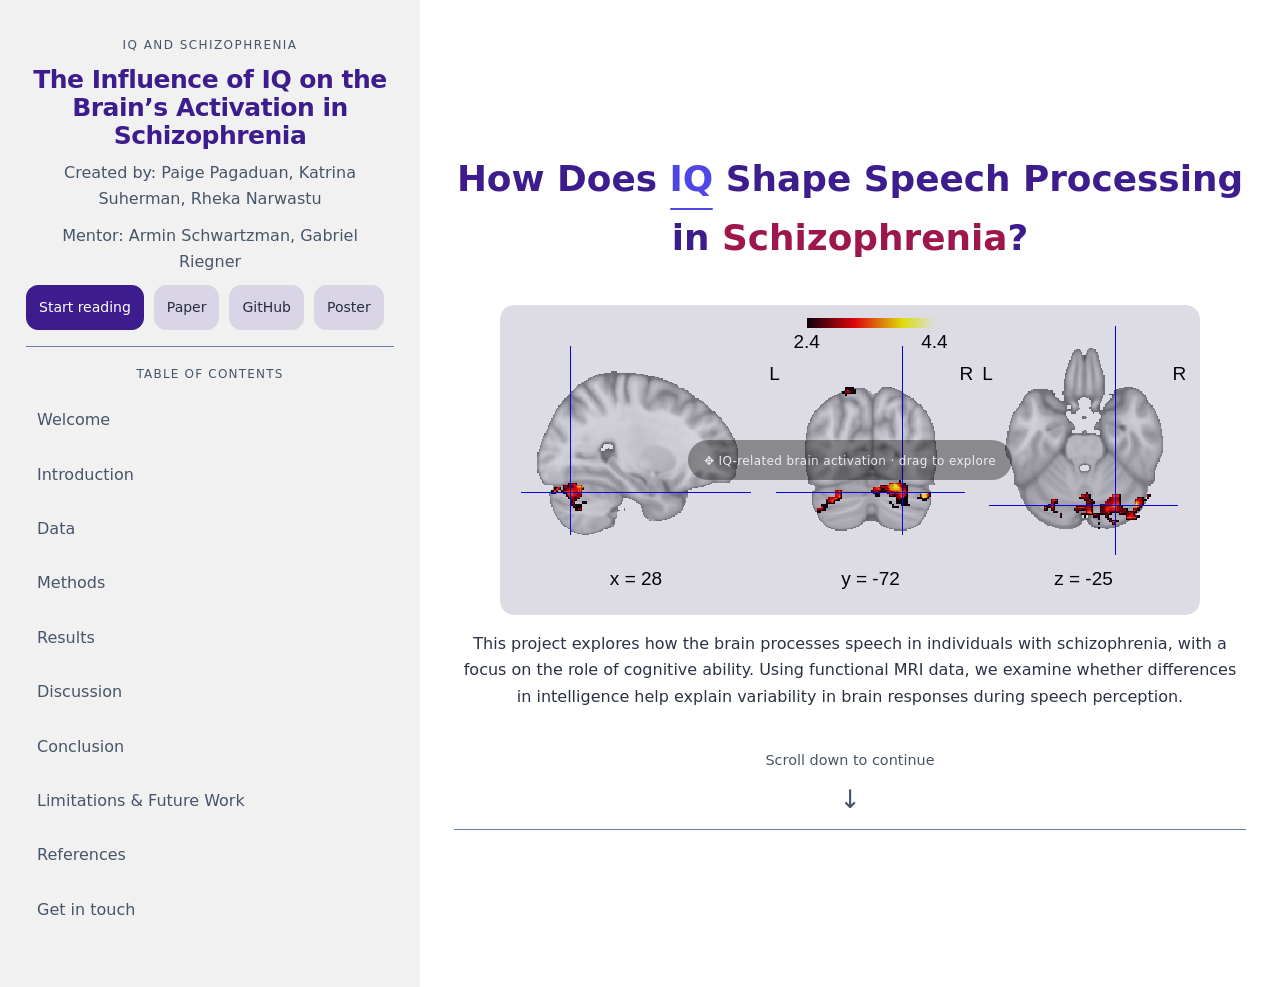
<file: index.html>
<!-- index.html -->
<!DOCTYPE html>
<html lang="en">
<head>
<meta charset="utf-8" />
<meta name="viewport" content="width=device-width, initial-scale=1" />
<title>The Influence of IQ on Auditory Cortex Activation in Schizophrenia</title>
<meta name="description" content="Capstone project website" />
<link rel="stylesheet" href="css/style.css" />
</head>

<body>
  <!-- Scroll progress bar -->
  <div id="progress-container">
    <div id="progress-bar"></div>
  </div>
  
  <div class="split">

    <!-- LEFT: frozen while scrolling -->
    <aside class="left" aria-label="Project overview">
      <div class="left-inner">
        <button class="mobile-nav-toggle" type="button" aria-expanded="false" aria-controls="mobile-nav">
          ☰ Menu
        </button>
        <header class="left-header">
          <p class="kicker">IQ and Schizophrenia</p>
          <h1 class="left-title">The Influence of IQ on the Brain’s Activation in Schizophrenia</h1>
          <p class="left-subtitle">Created by: Paige Pagaduan, Katrina Suherman, Rheka Narwastu</p>
          <p class="left-subtitle">Mentor: Armin Schwartzman, Gabriel Riegner </p>


          <div class="left-actions">
            <a class="btn btn-primary" href="#introduction">Start reading</a>
            <a class="btn btn-ghost" href="https://drive.google.com/file/d/1EufIDtwMIApeEQgEEhJD_Rj12h35SNBg/view?usp=sharing">Paper</a>
            <a class="btn btn-ghost" href="https://github.com/rhekacitra/IQ-Influence-on-Brain-Auditory-Cortex-in-Schizophrenia.git" target="_blank" rel="noopener noreferrer">GitHub</a>
            <a class="btn btn-ghost" href="https://drive.google.com/file/d/1SK2KI2bNsOlszTa-MGPCij3lFNJ3OyTp/view?usp=sharing">Poster</a>
          </div>
        </header>

      <nav class="left-nav" id="mobile-nav" aria-label="Sections">
        <p class="left-nav-title">Table of Contents</p>
        <a href="#welcome">Welcome</a>
        <a href="#introduction">Introduction</a>
        <a href="#objectives">Data</a>
        <a href="#methods">Methods</a>
        <a href="#results">Results</a>
        <a href="#discussion">Discussion</a>
        <a href="#conclusion">Conclusion</a>
        <a href="#limitation">Limitations & Future Work</a>
        <a href="#references">References</a>
        <a href="#get-in-touch">Get in touch</a>
      </nav>

      </div>
    </aside>

    <!-- RIGHT: scrollable content -->
    <main class="right" aria-label="Main content">

      <!-- Scroll down indicator -->
      <a href="#welcome" class="scroll-indicator" aria-label="Scroll down to continue">
        <span class="scroll-text">Scroll down to continue</span>
        <span class="scroll-arrow">↓</span>
      </a>

      <section class="section" id="welcome">
        <h2 class="welcome-title">How Does <span class="iq-highlight">IQ</span> Shape Speech Processing in <span class="scz-highlight">Schizophrenia</span>?</h2>
        <div class="project-review-interactive" style="position:relative;">
          <div
            id="brain-overlay"
            style="
              position:absolute; inset:0; z-index:10;
              display:flex; align-items:center; justify-content:center;
              background:rgba(30,20,80,0.15);
              border-radius:inherit; cursor:grab;
            "
            onclick="this.style.opacity='0'; setTimeout(()=>this.remove(), 300);"
          >
          <div style="
            background:rgba(0,0,0,0.38);
            border-radius:20px; padding:7px 16px;
            pointer-events:none;
          ">
            <small style="font-size:12px;color:rgba(255,255,255,0.85);letter-spacing:0.03em;">
              ✥ IQ-related brain activation · drag to explore
            </small>
          </div>
          </div>
          <iframe
            src="assets/activation_maps/iq_words_AVH-.html"
            title="Interactive Background Viewer"
            loading="lazy"
            frameborder="0"
          ></iframe>
        </div>
        <p>
          This project explores how the brain processes speech in individuals with schizophrenia, with a focus on the role of cognitive ability.
          Using functional MRI data, we examine whether differences in intelligence help explain variability in brain responses during speech perception.
        </p>
      </section>

    <section class="section" id="introduction">
      <h2>Did you know?</h2>

      <div class="story-intro">

        <p>
          About <strong>1 in 345 people worldwide</strong> live with schizophrenia, and many experience difficulty understanding spoken language, even during everyday conversations <sup>[1]</sup>. 
          Speech perception relies on several brain regions that process sounds and meaning. 
          The <strong>auditory cortex</strong> helps detect and interpret sounds, while areas such as the 
          <strong>right cerebellar Crus I</strong> support higher-level cognitive processes involved in language comprehension.
        </p>

        <p>
          Neuroimaging studies have shown that people with schizophrenia often show altered activity in these speech-related brain regions compared to healthy controls. 
          Previous research has mainly tried to explain these differences by separating patients based on whether they experience auditory hallucinations, but this does not fully explain why brain activity during speech processing varies so widely across individuals <sup>[2]</sup>.
        </p>

        <p>
          This raises an important question: 
          <strong>could cognitive ability, particularly IQ, help explain variability in speech-related brain activity in schizophrenia?</strong>
        </p>

        <p>
          In this project, we examined how brain activation during different speech conditions varies with IQ. 
          We focused on two regions involved in speech and cognitive processing: the 
          <strong>auditory cortex</strong> and the <strong>right cerebellar Crus I</strong>.
        </p>

      </div>
    </section>

    <section class="section" id="objectives">
      <h2>Data Source</h2>

      <div class="discussion-top">
        <div class="data-text">
          <p>
            To investigate this question, we analyzed a publicly available fMRI dataset from
            <a href="https://openneuro.org/datasets/ds004302/versions/1.0.0" target="_blank" rel="noopener noreferrer">OpenNeuro</a>,
            which includes individuals with schizophrenia and matched healthy controls.
            The dataset contains information from 77 participants, including sex, age, IQ score, and diagnostic group.
            Because this project primarily focuses on IQ, we imputed missing IQ values for some participants using mean imputation (an IQ score of 100). 
            The diagnostic groups consist of healthy controls <strong>(HC)</strong>, individuals with schizophrenia who experience auditory verbal hallucinations <strong>(AVH+)</strong>, 
            and individuals with schizophrenia who do not experience hallucinations <strong>(AVH-)</strong>. An additional variable, <strong>PSYRATS-H</strong> (hallucination severity,
            is included for participants with schizophrenia who experience hallucinations.
          </p>
        </div>

        <div class="data-media">
          <img
            src="assets/images/participants.jpeg"
            alt="Participant demographics table"
            class="section-image"
          >
          <p class="figure-caption">
            Figure 1. Participant's information that includes age, sex, IQ, and group
          </p>
        </div>
      </div>

      <div class="listening-row">
        <div class="listening-media">
          <img
            src="assets/images/speech_tasks.gif"
            alt="Auditory task examples"
            class="section-image-speech-tasks"
          >
          <p class="figure-caption">
            Figure 2. Three auditory tasks: words, sentences, and reversed speech
          </p>
        </div>


        <div class="listening-text">
          <h3>➤ Listening Tasks</h3>
          <p>During MRI scanning, participants completed three auditory tasks:</p>
          <ul>
            <li><strong>Single words:</strong> unrelated spoken words</li>
            <li><strong>Sentences:</strong> short spoken sentences</li>
            <li><strong>Reversed speech:</strong> speech-like sounds without semantic meaning</li>
          </ul>

          <p>
            A block design was used, with each listening condition presented in randomized 26-second blocks. White noise served
            as a baseline between task blocks. The experiment lasted approximately 11 minutes. Audio was delivered through MRI-compatible
            headphones, and participants viewed a neutral gray screen throughout the task. Functional brain images were collected using a
            3-Tesla MRI scanner.
          </p>
        </div>
      </div>
    </section>


      </section>

      <section class="section" id="methods">
        <h2>Methods</h2>

        <div class="method-tags" role="tablist" aria-label="Methods tabs">
          <button class="method-chip is-active" type="button" data-target="m-pre" aria-controls="m-pre" aria-selected="true">
            1. Preprocessing
          </button>
          <button class="method-chip" type="button" data-target="m-first" aria-controls="m-first" aria-selected="false">
            2. First-level Analysis
          </button>
          <button class="method-chip" type="button" data-target="m-second" aria-controls="m-second" aria-selected="false">
            3. Second-level Analysis
          </button>
          <button class="method-chip" type="button" data-target="m-roi" aria-controls="m-roi" aria-selected="false">
            4. Region of Interest
          </button>
        </div>

        <div class="method-panels">
          <article class="method-panel is-open" id="m-pre" role="tabpanel">
            <h3>Preprocessing</h3>
            <p>
              Before analysis, the brain images went through standard cleanup steps to reduce noise and improve accuracy.
              This included correcting for small head movements, smoothing the images to reduce random variation, and removing slow signal drifts over time.
              Structural brain images were also processed to isolate brain tissue and align all participants’ data to a common brain template, making comparisons across people possible.
            </p>
          </article>

          <article class="method-panel" id="m-first" role="tabpanel" hidden>
            <h3>First-level Analysis</h3>
            <p>
              We analyzed each participant’s brain data separately using the General Linear Model (GLM) in FSL.
              We modeled three speech conditions: sentences, words, and reversed speech, and used a gamma hemodynamic response function (HRF) to reflect the delayed brain blood-flow response.
              White noise served as the baseline, and head movement was included to reduce noise. We then created activation maps for each condition (e.g., sentences &gt; baseline),
              which were used later for group analysis.
            </p>
          </article>

          <article class="method-panel" id="m-second" role="tabpanel" hidden>
            <h3>Second-level Analysis</h3>
            <p>
              After analyzing each person individually, we combined results to study group patterns using mixed-effects modeling in FSL,
              which supports conclusions about a broader population. We first estimated average activation within each group (Healthy Controls, AVH+, AVH−).
            </p>
            <p>
              Next, we tested whether IQ was related to activation by adding IQ as a continuous variable. We also controlled for age and sex to reduce confounding.
            </p>
          </article>

          <article class="method-panel" id="m-roi" role="tabpanel" hidden>
            <h3>Region of Interest Analysis</h3>
            <p>
              We focused on two speech-related regions: the <strong>Auditory Cortex</strong> (sound processing) and <strong>Right Cerebellar Crus I</strong> (higher-level language and cognition).
              For each participant, we measured activation during sentences, words, and reversed speech, then used linear regression to test whether activation was associated with IQ within each group.
            </p>
          </article>
        </div>
    </section>

      <!-- <section class="section" id="results">
        <h2>Results</h2>

        <div class="story-card">
          <div class="story-header">
            <p class="story-lede">
              In the sections below, you’ll interact with two visualizations. 
              The first focuses on the relationship between IQ and Right Cerebellar Crus I activation. 
              The second allows you to build your own comparisons across multiple variables.
            </p>
          </div>

          <div class="story-intro">
            <p class="story-highlight">
              As you explore, consider how trends, variability, and group differences 
              might support or challenge the study’s main hypothesis.
            </p>
          </div>

          <a class="story-next" href="#scatter">Start exploring ↓</a>
        </div>
      </section>

      <section class="section section-full" id="scatter">
          <h2>Explore the Relationship Between IQ and Right Crus I</h2>


            <div class="mini-guide">
              <p class="mini-guide-title"><strong>Quick guide</strong></p>
              <ol class="mini-guide-steps">
                <li><strong>Pick a Contrast</strong> (Sentences, Words, Reversed speech).</li>
                <li><strong>Switch Group</strong> and compare patterns.</li>
                <li><strong>Use the IQ slider</strong> to zoom into a range (e.g., 85–105).</li>
                <li><strong>Change sex</strong> and compare Female vs Male.</li>

              </ol>
            </div>

            <div class="iframe-wrapper plot-wrapper">
              <iframe src="assets/scatter_plot/iq_roi_scatter.html" loading="lazy" frameborder="0"></iframe>
            </div>
      </section>

      <section class="section section-full" id="pairwise">
        <h2>Pairwise Relationships (Words, Sentences, Reversed Speech)</h2>

        <div class="mini-guide">
          <p class="mini-guide-title"><strong>Quick guide</strong></p>
          <ol class="mini-guide-steps">
            <li><strong>Pick 2–4 variables</strong></li>
            <li><strong>Filter by group</strong> to compare HC vs AVH+/AVH−.</li>
          </ol>
        </div>

        <div class="iframe-wrapper plot-wrapper">
          <iframe
            src="assets/scatter_plot/interactive_pairwise_filters_with_contrast.html"
            title="Interactive pairwise plot with filters"
            loading="lazy"
            frameborder="0"
          ></iframe>
        </div>
      </section> -->

      <section class="section" id="results">
        <h2>Results</h2>

        <div class="story-card">
          <div class="story-header">
            <p class="story-lede">
              In the sections below, you’ll first see the main whole-brain findings, including
              group mean activation patterns and covariate effects. Then, you’ll interact with
              two visualizations that focus on ROI-level relationships and broader variable comparisons.
            </p>
          </div>

          <div class="story-intro">
            <p class="story-highlight">
              As you explore, consider how overall activation patterns, covariate effects,
              and group differences might support or challenge the study’s main hypothesis.
            </p>
          </div>

          <a class="story-next" href="#group-mean">Start exploring ↓</a>
        </div>
      </section>

      <section class="section section-full" id="group-mean">
        <h2>Group Mean Activation</h2>

        <p>
          We first examined whole-brain average activation patterns in participants with schizophrenia in the <strong>Auditory cortex</strong> region.
        </p>

        <div class="discussion-figure">
          <img
            src="assets/images/revesed_updated.png"
            alt="Whole-brain activation maps for reversed speech in AVH plus and AVH minus groups"
            class="section-image-large"
          >
          <p class="figure-caption">
            Figure 3. Whole-brain activation maps for the <em>reversed speech</em> contrast in participants with schizophrenia. 
            Warm colors indicate significant activation (<em>Z > 2.3</em>, cluster-corrected <em>p < 0.05</em>),
            with yellow showing stronger effects than red. 
          </p>
        </div>
      </section>

      <section class="section section-full" id="covariate-effects">
        <h2>Covariate Effects</h2>

        <p>
          Next, we tested whether activation changed as a function of
          IQ while controlling for age and sex. The map below shows the
          <strong>Words</strong> contrast in the <strong>AVH−</strong> group in the <strong>Right cerebellar Crus I</strong>, which was the
          only group and condition where a positive association with IQ survived correction.
        </p>

          <div class="discussion-figure">
            <img
              src="assets/images/WORDS_IQ_COVARIATE.png"
              alt="Right cerebellar Crus I region"
              class="section-image-rightcrus"
            >
            <p class="figure-caption">
              Figure 4. Whole-brain activation maps showing the effect of IQ during the words contrast in the AVH− group. 
              Highlighted regions indicate voxels where activation increases with IQ (Z > 2.3, cluster-corrected p < 0.05).
            </p>
          </div>
      </section>

      <section class="section section-full" id="scatter">
        <h2>Explore the Relationship Between IQ and Right Crus I</h2>

        <div class="mini-guide">
          <p class="mini-guide-title"><strong>Quick guide</strong></p>
          <ol class="mini-guide-steps">
            <li><strong>Pick a Contrast</strong> (Sentences, Words, Reversed speech).</li>
            <li><strong>Switch Group</strong> and compare patterns.</li>
            <li><strong>Use the IQ slider</strong> to zoom into a range (e.g., 85–105).</li>
            <li><strong>Change sex</strong> and compare Female vs Male.</li>
          </ol>
        </div>

        <div class="iframe-wrapper plot-wrapper">
          <iframe
            src="assets/scatter_plot/iq_roi_scatter.html"
            loading="lazy"
            frameborder="0"
          ></iframe>
        </div>
      </section>

      <section class="section section-full" id="pairwise">
        <h2>Pairwise Relationships (Words, Sentences, Reversed Speech)</h2>

        <div class="mini-guide">
          <p class="mini-guide-title"><strong>Quick guide</strong></p>
          <ol class="mini-guide-steps">
            <li><strong>Pick 2–4 variables</strong></li>
            <li><strong>Filter by group</strong> to compare HC vs AVH+/AVH−.</li>
          </ol>
        </div>

        <div class="iframe-wrapper plot-wrapper">
          <iframe
            src="assets/scatter_plot/interactive_pairwise_filters_with_contrast.html"
            title="Interactive pairwise plot with filters"
            loading="lazy"
            frameborder="0"
          ></iframe>
        </div>
      </section>
      <section class="section" id="discussion">
        <h2>Discussion</h2>

        <div class="discussion-top">
          <div class="discussion-text">
            <p>
              In addition to the auditory cortex, we examined the <strong>right cerebellar Crus I</strong>, 
              a region in the posterior cerebellum that has been linked to higher-level cognitive and language-related processes. 
              Prior research suggests that this region may play an important role in syntactic and cognitive aspects of speech processing, 
              making it a relevant target for understanding variability in schizophrenia <sup>[3]</sup>.
            </p>

            <p>
            Unlike the auditory cortex, the right cerebellar Crus I showed <strong>different patterns of association with IQ across participant groups</strong>. 
            In the healthy control group, IQ was positively associated with activation across all three speech conditions. 
            Among participants with schizophrenia who experienced auditory verbal hallucinations (AVH+), the relationship between IQ and activation was negative across all contrasts. 
            In contrast, participants with schizophrenia who did not experience hallucinations (AVH−) showed positive associations across all contrasts.
           </p>
          </div>

          <div class="discussion-figure">
            <img
              src="assets/images/right_crus_1.jpeg"
              alt="Right cerebellar Crus I region"
              class="section-image-rightcrus"
            >
            <p class="figure-caption">Figure 3. Right cerebellar Crus I region of interest.</p>
          </div>
        </div>
      </section>
    
    <section class="section" id="discussion-two">
      <div class="discussion-top">

        <div class="discussion-figure">
          <img
            src="assets/images/result.jpeg"
            alt="Right cerebellar Crus I Result Table"
            class="section-image-table"
          >
          <p class="figure-caption">
            Table 1. Linear regression results for IQ and ROI activation (COPE values) across groups in words contrast. Significant results (p < 0.05) are highlighted in red.
          </p>
        </div>

        <div class="discussion-text">
          <p>
            The clearest finding emerged in the <strong>Words</strong> condition, where the relationship between IQ and right cerebellar Crus I activation was statistically significant in both schizophrenia groups. 
            For the AVH+ group, higher IQ was associated with <strong>lower</strong> activation in right Crus I, which alligns with previous researches that talks about this idea as well <sup>[4, 5]</sup>.
            Meanwhile, for the AVH− group, higher IQ was associated with <strong>higher</strong> activation. 
            This suggests that cognitive ability may relate to speech processing differently depending on hallucination status.
          </p>

          <p>
            Overall, these findings suggest that the right cerebellar Crus I may capture important cognitive differences in how speech is processed in schizophrenia. 
            Rather than reflecting basic auditory perception alone, this region may be more sensitive to the higher-level language and cognitive processes that vary across individuals.
          </p>
        </div>

      </div>
    </section>

      <section class="section" id="conclusion">
        <h2>Conclusion</h2>
        <p>This study examined how IQ relates to brain activation during speech processing. 
          All groups showed consistent activation in the auditory cortex, highlighting its key role in speech perception. 
          However, IQ was not significantly related to activation in this region. In contrast, IQ-related effects appeared in right cerebellar Crus I, 
          suggesting that cerebellar regions may reflect cognitive differences in language processing.</p>
      </section>

      <section class="section" id="limitation">
        <h2>Limitations & Future Work</h2>

        <h3>Limitations</h3>
        <p>
          The results of this analysis should be interpreted within the scope of a limited dataset. 
          The available data included only sex, age, IQ, and participant group for each participant, 
          which restricted our ability to account for other potentially important confounding factors 
          that may influence brain activation. In addition, the relatively small number of participants 
          in each group may limit how well these findings generalize to broader populations.
        </p>

        <h3>Next Steps</h3>
        <p>
          Future work could include larger and more diverse datasets with additional demographic and clinical variables 
          to better understand factors that shape brain activation patterns. Including other cognitive measures and tasks 
          could also help identify whether these effects extend beyond auditory and language processing to other brain systems.
        </p>
      </section>

      <section class="section" id="references">
        <h2>References</h2>

        <ol class="references">
          <li>
            World Health Organization. (2022). <em>Schizophrenia</em>. 
            https://www.who.int/news-room/fact-sheets/detail/schizophrenia
          </li>
          <li>
            Woodruff, P. W., Wright, I. C., Bullmore, E. T., Brammer, M., Howard, R. J., 
            Williams, S. C., & McGuire, P. K. (1997). 
            Auditory hallucinations and the temporal cortical response to speech in schizophrenia: 
            a functional MRI study. 
            <em>American Journal of Psychiatry</em>. 
            https://pubmed.ncbi.nlm.nih.gov/9396945/
          </li>
          <li>
            Nakatani, H., et al. (2023). The role of cerebellar Crus I in language and cognitive processing.
            <em>Neuroscience Research</em>.
          </li>
          <li>
            Haier, R. J., Siegel, B. V., Nuechterlein, K. H., Hazlett, E., Wu, J. C., Paek, J., 
            Browning, H. L., & Buchsbaum, M. S. (1988). Cortical glucose metabolic rate 
            correlates of abstract reasoning and attention studied with positron emission 
            tomography. <em>Intelligence</em>, 12(2), 199–217.
          </li>

          <li>
            Neubauer, A. C., Fink, A., & Schrausser, D. G. (2002). Intelligence and neural 
            efficiency: The influence of task content and sex on the brain–IQ relationship. 
            <em>Intelligence</em>, 30(6), 515–536.
          </li>

        </ol>
      </section>

      <section class="section" id="get-in-touch">
        <h2>Get in Touch</h2>

        <p>
          Interested in the project or want to collaborate? Feel free to reach out to any of us.
          We’re always happy to discuss the research, methods, or future directions.
        </p>

        <div class="contact-grid">

          <!-- Paige -->
          <div class="contact-card">
            <img src="assets/images/paige.JPG" alt="Paige Pagaduan" class="profile-pic">
            <h3>Paige Pagaduan</h3>
            <p>
              📧 <a href="mailto:ppagaduan@ucsd.edu">ppagaduan@ucsd.edu</a>
            </p>
            <p>
              <a href="https://www.linkedin.com/in/paige-pagaduan/" target="_blank">LinkedIn</a> •
              <a href="https://github.com/ppagaduan" target="_blank">GitHub</a>
  
            </p>
          </div>

          <!-- Katrina -->
          <div class="contact-card">
            <img src="assets/images/katrina.jpeg" alt="Katrina Suherman" class="profile-pic">
            <h3>Katrina Suherman</h3>

            <p>
              📧 <a href="mailto:ksuherman@ucsd.edu">ksuherman@ucsd.edu</a>
            </p>

            <p>
              <a href="https://www.linkedin.com/in/katrinasuherman/">LinkedIn</a> •
              <a href="https://github.com/katrinasuherman">GitHub</a> •
              <a href="https://katrinasuherman.github.io/katrina-portfolio/">Website</a>
            </p>

          </div>

          <!-- Rheka -->
          <div class="contact-card">
            <img src="assets/images/rheka.JPG" alt="Rheka Narwastu" class="profile-pic">
            <h3>Rheka Narwastu</h3>
            <p>
              📧 <a href="mailto:rnarwastu@ucsd.edu">rnarwastu@ucsd.edu</a>
            </p>
            <p>
              <a href="https://www.linkedin.com/in/rheka-narwastu/" target="_blank">LinkedIn</a> •
              <a href="https://github.com/rhekacitra" target="_blank">GitHub</a> •
              <a href="https://rhekacitra.github.io/portofolio/" target="_blank">Website</a>
            </p>
          </div>

        </div>
      </section>
        <footer class="page-footer">
          <p>Hosted on GitHub Pages</p>
        </footer>
      </main>

    </div>

<script>
  // Stat counters
  window.addEventListener('load', () => {
    document.querySelectorAll('.stat-counter').forEach(el => {
      const target = +el.dataset.target;
      const duration = 1200;
      const step = target / (duration / 16);
      let current = 0;
      const timer = setInterval(() => {
        current += step;
        if (current >= target) { current = target; clearInterval(timer); }
        el.textContent = Math.floor(current);
      }, 16);
    });
  });

  // last updated (safe guard)
  const lastUpdated = document.getElementById("last-updated");
  if (lastUpdated) {
    lastUpdated.textContent = new Date().toLocaleDateString(undefined, {
      year: "numeric",
      month: "long",
      day: "numeric"
    });
  }

  // scroll progress bar (RIGHT column)
  const scrollContainer = document.querySelector(".right");
  const progressBar = document.getElementById("progress-bar");

  function updateProgressBar() {
    const isMobile = window.innerWidth <= 900;
    const target = isMobile ? document.documentElement : scrollContainer;

    const scrollTop = isMobile
      ? window.scrollY || document.documentElement.scrollTop
      : target.scrollTop;

    const scrollHeight = isMobile
      ? document.documentElement.scrollHeight - window.innerHeight
      : target.scrollHeight - target.clientHeight;

    const progress = scrollHeight > 0 ? (scrollTop / scrollHeight) * 100 : 0;
    progressBar.style.width = `${progress}%`;
  }

  if (scrollContainer) {
    scrollContainer.addEventListener("scroll", updateProgressBar);
  }
  window.addEventListener("scroll", updateProgressBar);
  window.addEventListener("resize", updateProgressBar);
  window.addEventListener("load", updateProgressBar);


  // ===== Scrollytelling: highlight the current .section =====
  const sections = Array.from(document.querySelectorAll(".right .section"));

  // helper: clear states
  function clearStates() {
    sections.forEach(s => {
      s.classList.remove("is-active");
      s.classList.remove("is-near");
    });
  }

  // pick the most "centered" visible section
  function pickActiveSection(entries) {
    const visibles = entries.filter(e => e.isIntersecting);
    if (visibles.length === 0) return null;

    // Score by closeness to the vertical center of the right panel
    const rootRect = scrollContainer.getBoundingClientRect();
    const rootCenter = rootRect.top + rootRect.height * 0.42; // slightly above center feels nicer

    let best = visibles[0];
    let bestScore = Infinity;

    for (const e of visibles) {
      const r = e.boundingClientRect;
      const center = r.top + r.height / 2;
      const score = Math.abs(center - rootCenter);
      if (score < bestScore) {
        bestScore = score;
        best = e;
      }
    }
    return best.target;
  }

  (function () {
    const chips = document.querySelectorAll(".method-chip");
    const panels = document.querySelectorAll(".method-panel");

    function openPanel(targetId) {
      // toggle chips
      chips.forEach(btn => {
        const isActive = btn.dataset.target === targetId;
        btn.classList.toggle("is-active", isActive);
        btn.setAttribute("aria-selected", isActive ? "true" : "false");
      });

      // toggle panels
      panels.forEach(panel => {
        const isOpen = panel.id === targetId;
        panel.hidden = !isOpen;
        panel.classList.toggle("is-open", isOpen);
      });

      // optional: scroll the panel into view
      const activePanel = document.getElementById(targetId);
      if (activePanel) activePanel.scrollIntoView({ behavior: "smooth", block: "nearest" });
    }

    chips.forEach(btn => {
      btn.addEventListener("click", () => openPanel(btn.dataset.target));
    });
  })();

    if (window.innerWidth > 900) {
    const io = new IntersectionObserver((entries) => {
      const active = pickActiveSection(entries);
      if (!active) return;

      clearStates();
      active.classList.add("is-active");

      const idx = sections.indexOf(active);
      if (idx > 0) sections[idx - 1].classList.add("is-near");
      if (idx < sections.length - 1) sections[idx + 1].classList.add("is-near");
    }, {
      root: scrollContainer,
      threshold: [0.15, 0.35, 0.55, 0.75],
      rootMargin: "-20% 0px -45% 0px"
    });

    sections.forEach(sec => io.observe(sec));
  }

  // set an initial active section on load
  window.addEventListener("load", () => {
    // trigger observer with a tiny scroll nudge
    scrollContainer.dispatchEvent(new Event("scroll"));
  });


  const mobileToggle = document.querySelector(".mobile-nav-toggle");
  const mobileNav = document.getElementById("mobile-nav");

  if (mobileToggle && mobileNav) {
    mobileToggle.addEventListener("click", () => {
      const open = mobileNav.classList.toggle("is-open");
      mobileToggle.setAttribute("aria-expanded", open ? "true" : "false");
    });

    mobileNav.querySelectorAll("a").forEach(link => {
      link.addEventListener("click", () => {
        if (window.innerWidth <= 900) {
          mobileNav.classList.remove("is-open");
          mobileToggle.setAttribute("aria-expanded", "false");
        }
      });
    });
  }
</script>
</body>
</html>
</file>
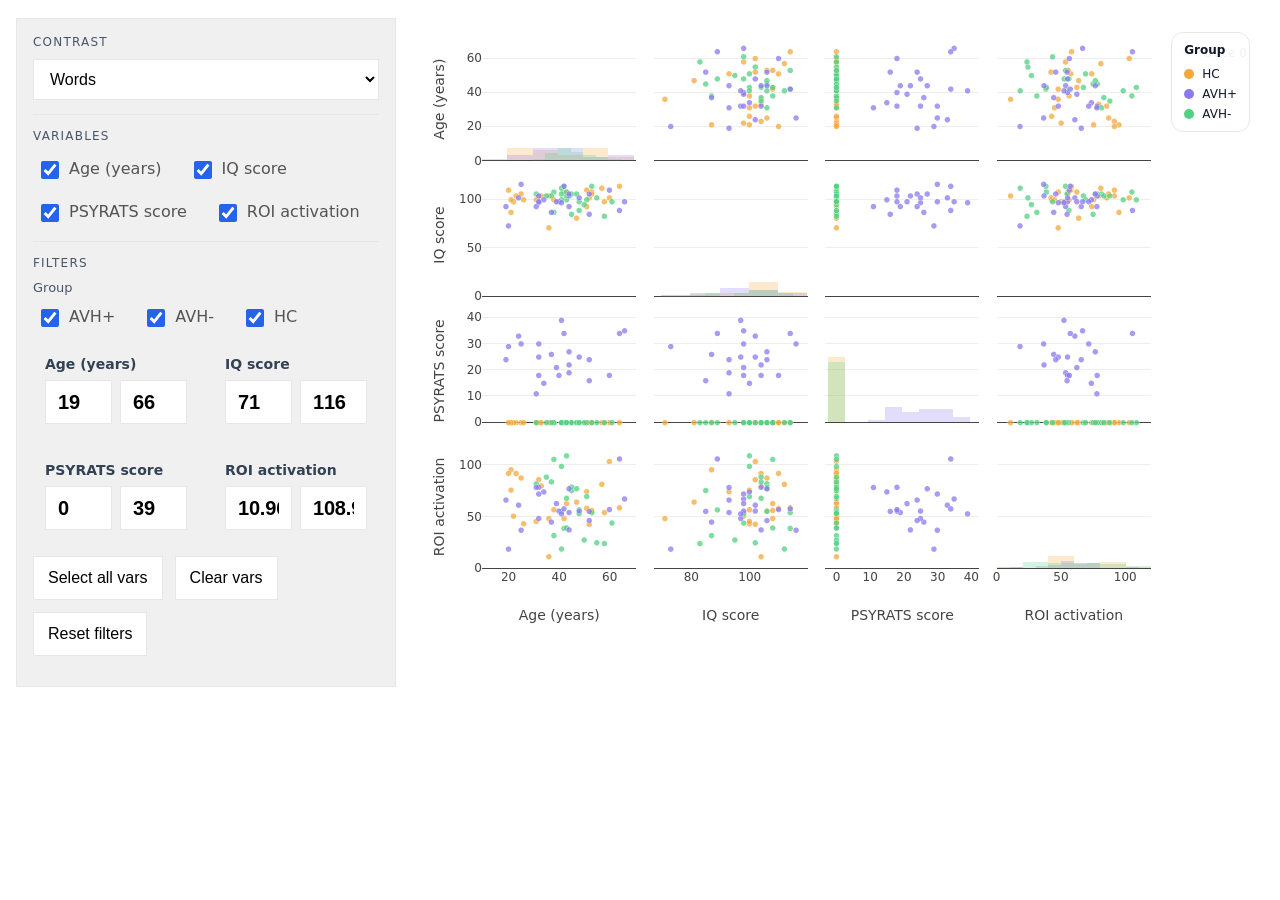
<file: assets/scatter_plot/interactive_pairwise_filters_with_contrast.html>
<!doctype html>
<html lang="en">
<head>
  <meta charset="utf-8"/>
  <meta name="viewport" content="width=device-width,initial-scale=1"/>
  <title>Interactive Pairwise Plot</title>
  <script src="https://cdn.plot.ly/plotly-2.30.0.min.js"></script>
<style>
  :root {
    --border:#e5e7eb;
    --muted:#475569;
    --text:#545454;
    --panel:#fbfbfd;
    --bg:#ffffff;
    --shadow: 0 10px 25px rgba(15,23,42,.06);
  }

  body {
    margin:0;
    font-family: ui-sans-serif, system-ui, -apple-system, Segoe UI, Roboto, Helvetica, Arial;
    color: #545454;
    background: var(--bg);
  }

  .wrap {
    max-width: 1280px;
    margin: 0 auto;
    padding: 18px 16px 28px;
  }

  /* --- layout --- */
  .grid {
    display:grid;
    grid-template-columns: 380px 1fr;
    gap: 16px;
    align-items:start;
  }

  @media (max-width: 980px) {
    .grid { grid-template-columns: 1fr; }
  }

  /* --- control panel --- */
  .controls {
    border:1px solid var(--border);
    background: #f0f0f0;
    padding: 16px;
  }

  .block {
    padding: 14px 0;
    border-top: 1px solid var(--border);
  }
  .block:first-of-type {
    border-top: none;
    padding-top: 0;
  }

  .sectionTitle {
    font-size: 12px;
    letter-spacing: .10em;
    text-transform: uppercase;
    color: var(--muted);
    margin: 0 0 10px;
  }

  /* ✅ dropdown */
  select {
    width: 100%;
    padding: 10px 12px;
    border: 1px solid var(--border);
    background: #fff;
    font-size: 16px;
    outline: none;
  }
  select:focus {
    border-color: #93c5fd;
  }

  /* --- checkbox rows --- */
  .row {
    display:flex;
    gap: 12px 16px;
    flex-wrap: wrap;
    align-items: center;
  }

  label {
    display:inline-flex;
    gap: 10px;
    align-items:center;
    font-size: 16px;
    user-select:none;
    padding: 6px 8px;
  }

  label:hover {
    background: rgba(15,23,42,.03);
  }

  input[type="checkbox"] {
    width: 18px;
    height: 18px;
    margin: 0;
    transform: translateY(1px);
    accent-color: #2563eb;
  }

  /* --- range grid --- */
  .two {
    display:grid;
    grid-template-columns: 1fr 1fr;
    gap: 14px;
  }

  @media (max-width: 980px) {
    .two { grid-template-columns: 1fr; }
  }

  /* --- range boxes (scaled down) --- */
  .rangeBox {
    background: #f0f0f0;
    padding: 12px;
    overflow: hidden;
  }

  .rangeBox .name {
    font-size: 14px;
    font-weight: 600;
    color: #334155;
    margin: 0 0 8px;
  }

  .rangeBox .inputs {
    display:grid;
    grid-template-columns: 1fr 1fr;
    gap: 8px;
  }

  .rangeBox input[type="number"] {
    min-width: 0;
    width: 100%;
    box-sizing: border-box;

    padding: 10px 12px;
    border: 1px solid var(--border);
    background: #fff;

    font-size: 20px;
    line-height: 1.1;
    font-weight: 600;
    letter-spacing: -0.01em;
    font-variant-numeric: tabular-nums;

    outline: none;
  }

  .rangeBox input[type="number"]:focus {
    border-color: #93c5fd;
  }

  .rangeBox input[type="number"]::-webkit-outer-spin-button,
  .rangeBox input[type="number"]::-webkit-inner-spin-button {
    -webkit-appearance: none;
    margin: 0;
  }

  /* --- buttons --- */
  .btnRow {
    display:flex;
    gap: 12px;
    flex-wrap: wrap;
    margin-top: 14px;
  }

  button {
    border: 1px solid var(--border);
    background: #fff;
    padding: 12px 14px;
    cursor: pointer;
    font-size: 16px;
  }

  button:hover {
    opacity: .95;
    transform: translateY(-1px);
  }

  button:active {
    transform: translateY(0px);
  }

  /* auto-update enabled */
  #update {
    display: none;
  }

  /* --- plot panel --- */
  #plot {
    overflow:hidden;
    background:#fff;
    min-height: 620px;
    position: relative;
  }
</style>
</head>
<body>
  <div class="wrap">
    <div class="grid">
      <div class="controls">

        <!-- ✅ NEW: Contrast filter -->
        <div class="block">
          <div class="sectionTitle">Contrast</div>
          <select id="contrastSelect"></select>
        </div>

        <div class="block">
          <div class="sectionTitle">Variables</div>
          <div id="varChecklist" class="row"></div>
        </div>

        <div class="block">
          <div class="sectionTitle">Filters</div>

          <div style="margin-bottom:12px;">
            <div style="font-size:13px;color:var(--muted);margin-bottom:6px;">Group</div>
            <div id="groupChecklist" class="row"></div>
          </div>

          <div class="two" id="rangeGrid"></div>

          <div class="btnRow">
            <button id="selectAllVars">Select all vars</button>
            <button id="clearVars">Clear vars</button>
            <button id="resetFilters">Reset filters</button>
            <button id="update">Update</button>
          </div>
        </div>
      </div>

      <div id="plot"></div>
    </div>
  </div>

<script>
  const PAYLOAD = {"rowsByContrast": {"Words": [{"participant_id": "sub-01", "sex": "male", "group": "HC", "Age (years)": 47, "IQ score": 81, "PSYRATS score": 0.0, "ROI activation": 64.021598}, {"participant_id": "sub-02", "sex": "male", "group": "HC", "Age (years)": 36, "IQ score": 104, "PSYRATS score": 0.0, "ROI activation": 10.967116}, {"participant_id": "sub-03", "sex": "male", "group": "HC", "Age (years)": 43, "IQ score": 108, "PSYRATS score": 0.0, "ROI activation": 62.640775}, {"participant_id": "sub-04", "sex": "male", "group": "HC", "Age (years)": 25, "IQ score": 106, "PSYRATS score": 0.0, "ROI activation": 87.414646}, {"participant_id": "sub-05", "sex": "female", "group": "HC", "Age (years)": 52, "IQ score": 102, "PSYRATS score": 0.0, "ROI activation": 42.478478}, {"participant_id": "sub-06", "sex": "female", "group": "HC", "Age (years)": 23, "IQ score": 104, "PSYRATS score": 0.0, "ROI activation": 91.811749}, {"participant_id": "sub-07", "sex": "female", "group": "HC", "Age (years)": 38, "IQ score": 100, "PSYRATS score": 0.0, "ROI activation": 56.608647}, {"participant_id": "sub-08", "sex": "male", "group": "HC", "Age (years)": 22, "IQ score": 98, "PSYRATS score": 0.0, "ROI activation": 50.360184}, {"participant_id": "sub-09", "sex": "female", "group": "HC", "Age (years)": 57, "IQ score": 112, "PSYRATS score": 0.0, "ROI activation": 81.30809}, {"participant_id": "sub-10", "sex": "female", "group": "HC", "Age (years)": 36, "IQ score": 71, "PSYRATS score": 0.0, "ROI activation": 48.050903}, {"participant_id": "sub-11", "sex": "male", "group": "HC", "Age (years)": 32, "IQ score": 102, "PSYRATS score": 0.0, "ROI activation": 85.822974}, {"participant_id": "sub-12", "sex": "female", "group": "HC", "Age (years)": 51, "IQ score": 93, "PSYRATS score": 0.0, "ROI activation": 74.177321}, {"participant_id": "sub-13", "sex": "male", "group": "HC", "Age (years)": 21, "IQ score": 87, "PSYRATS score": 0.0, "ROI activation": 95.428511}, {"participant_id": "sub-14", "sex": "male", "group": "HC", "Age (years)": 26, "IQ score": 100, "PSYRATS score": 0.0, "ROI activation": 42.943359}, {"participant_id": "sub-15", "sex": "female", "group": "HC", "Age (years)": 21, "IQ score": 100, "PSYRATS score": 0.0, "ROI activation": 75.649966}, {"participant_id": "sub-16", "sex": "male", "group": "HC", "Age (years)": 20, "IQ score": 110, "PSYRATS score": 0.0, "ROI activation": 91.874301}, {"participant_id": "sub-17", "sex": "male", "group": "HC", "Age (years)": 51, "IQ score": 110, "PSYRATS score": 0.0, "ROI activation": 58.001798}, {"participant_id": "sub-18", "sex": "male", "group": "HC", "Age (years)": 31, "IQ score": 100, "PSYRATS score": 0.0, "ROI activation": 45.233243}, {"participant_id": "sub-19", "sex": "male", "group": "HC", "Age (years)": 60, "IQ score": 102, "PSYRATS score": 0.0, "ROI activation": 103.416432}, {"participant_id": "sub-20", "sex": "male", "group": "HC", "Age (years)": 53, "IQ score": 108, "PSYRATS score": 0.0, "ROI activation": 55.890903}, {"participant_id": "sub-21", "sex": "male", "group": "HC", "Age (years)": 42, "IQ score": 108, "PSYRATS score": 0.0, "ROI activation": 48.080831}, {"participant_id": "sub-22", "sex": "male", "group": "HC", "Age (years)": 58, "IQ score": 98, "PSYRATS score": 0.0, "ROI activation": 53.787354}, {"participant_id": "sub-23", "sex": "male", "group": "HC", "Age (years)": 33, "IQ score": 104, "PSYRATS score": 0.0, "ROI activation": 79.720834}, {"participant_id": "sub-24", "sex": "male", "group": "HC", "Age (years)": 64, "IQ score": 114, "PSYRATS score": 0.0, "ROI activation": 58.475294}, {"participant_id": "sub-25", "sex": "male", "group": "HC", "Age (years)": 53, "IQ score": 106, "PSYRATS score": 0.0, "ROI activation": 55.568584}, {"participant_id": "sub-26", "sex": "male", "group": "AVH-", "Age (years)": 38, "IQ score": 87, "PSYRATS score": 0.0, "ROI activation": 31.455133}, {"participant_id": "sub-27", "sex": "male", "group": "AVH-", "Age (years)": 31, "IQ score": 106, "PSYRATS score": 0.0, "ROI activation": 81.764174}, {"participant_id": "sub-28", "sex": "male", "group": "AVH-", "Age (years)": 43, "IQ score": 100, "PSYRATS score": 0.0, "ROI activation": 108.988875}, {"participant_id": "sub-29", "sex": "male", "group": "AVH-", "Age (years)": 38, "IQ score": 108, "PSYRATS score": 0.0, "ROI activation": 105.47887}, {"participant_id": "sub-30", "sex": "female", "group": "AVH-", "Age (years)": 45, "IQ score": 85, "PSYRATS score": 0.0, "ROI activation": 75.233611}, {"participant_id": "sub-32", "sex": "male", "group": "AVH-", "Age (years)": 43, "IQ score": 104, "PSYRATS score": 0.0, "ROI activation": 67.72236}, {"participant_id": "sub-33", "sex": "female", "group": "AVH-", "Age (years)": 55, "IQ score": 102, "PSYRATS score": 0.0, "ROI activation": 24.461823}, {"participant_id": "sub-34", "sex": "male", "group": "AVH-", "Age (years)": 41, "IQ score": 112, "PSYRATS score": 0.0, "ROI activation": 18.453305}, {"participant_id": "sub-36", "sex": "female", "group": "AVH-", "Age (years)": 51, "IQ score": 100, "PSYRATS score": 0.0, "ROI activation": 69.433566}, {"participant_id": "sub-37", "sex": "male", "group": "AVH-", "Age (years)": 48, "IQ score": 89, "PSYRATS score": 0.0, "ROI activation": 56.441724}, {"participant_id": "sub-38", "sex": "male", "group": "AVH-", "Age (years)": 42, "IQ score": 114, "PSYRATS score": 0.0, "ROI activation": 38.508862}, {"participant_id": "sub-40", "sex": "male", "group": "AVH-", "Age (years)": 41, "IQ score": 106, "PSYRATS score": 0.0, "ROI activation": 54.967999}, {"participant_id": "sub-42", "sex": "female", "group": "AVH-", "Age (years)": 45, "IQ score": 106, "PSYRATS score": 0.0, "ROI activation": 78.618793}, {"participant_id": "sub-43", "sex": "male", "group": "AVH-", "Age (years)": 41, "IQ score": 100, "PSYRATS score": 0.0, "ROI activation": 98.72798}, {"participant_id": "sub-44", "sex": "female", "group": "AVH-", "Age (years)": 50, "IQ score": 95, "PSYRATS score": 0.0, "ROI activation": 27.191026}, {"participant_id": "sub-45", "sex": "male", "group": "AVH-", "Age (years)": 61, "IQ score": 98, "PSYRATS score": 0.0, "ROI activation": 43.686244}, {"participant_id": "sub-46", "sex": "male", "group": "AVH-", "Age (years)": 43, "IQ score": 108, "PSYRATS score": 0.0, "ROI activation": 38.92003}, {"participant_id": "sub-47", "sex": "male", "group": "AVH-", "Age (years)": 58, "IQ score": 83, "PSYRATS score": 0.0, "ROI activation": 23.773903}, {"participant_id": "sub-48", "sex": "female", "group": "AVH-", "Age (years)": 47, "IQ score": 106, "PSYRATS score": 0.0, "ROI activation": 77.013474}, {"participant_id": "sub-49", "sex": "male", "group": "AVH-", "Age (years)": 37, "IQ score": 104, "PSYRATS score": 0.0, "ROI activation": 83.667853}, {"participant_id": "sub-50", "sex": "male", "group": "AVH-", "Age (years)": 53, "IQ score": 114, "PSYRATS score": 0.0, "ROI activation": 53.767922}, {"participant_id": "sub-53", "sex": "male", "group": "AVH-", "Age (years)": 48, "IQ score": 98, "PSYRATS score": 0.0, "ROI activation": 52.794837}, {"participant_id": "sub-54", "sex": "female", "group": "AVH-", "Age (years)": 35, "IQ score": 104, "PSYRATS score": 0.0, "ROI activation": 88.320473}, {"participant_id": "sub-55", "sex": "male", "group": "AVH+", "Age (years)": 44, "IQ score": 93, "PSYRATS score": 19.0, "ROI activation": 53.885726}, {"participant_id": "sub-56", "sex": "male", "group": "AVH+", "Age (years)": 37, "IQ score": 87, "PSYRATS score": 26.0, "ROI activation": 44.613225}, {"participant_id": "sub-57", "sex": "female", "group": "AVH+", "Age (years)": 40, "IQ score": 98, "PSYRATS score": 18.0, "ROI activation": 55.312745}, {"participant_id": "sub-58", "sex": "male", "group": "AVH+", "Age (years)": 32, "IQ score": 104, "PSYRATS score": 18.0, "ROI activation": 78.407726}, {"participant_id": "sub-59", "sex": "male", "group": "AVH+", "Age (years)": 25, "IQ score": 116, "PSYRATS score": 30.0, "ROI activation": 36.713522}, {"participant_id": "sub-60", "sex": "male", "group": "AVH+", "Age (years)": 32, "IQ score": 97, "PSYRATS score": 25.0, "ROI activation": 48.134978}, {"participant_id": "sub-61", "sex": "male", "group": "AVH+", "Age (years)": 31, "IQ score": 93, "PSYRATS score": 11.0, "ROI activation": 78.227638}, {"participant_id": "sub-62", "sex": "male", "group": "AVH+", "Age (years)": 52, "IQ score": 106, "PSYRATS score": 24.0, "ROI activation": 46.140836}, {"participant_id": "sub-63", "sex": "male", "group": "AVH+", "Age (years)": 19, "IQ score": 93, "PSYRATS score": 24.0, "ROI activation": 66.020655}, {"participant_id": "sub-64", "sex": "male", "group": "AVH+", "Age (years)": 34, "IQ score": 100, "PSYRATS score": 15.0, "ROI activation": 73.910461}, {"participant_id": "sub-65", "sex": "male", "group": "AVH+", "Age (years)": 60, "IQ score": 110, "PSYRATS score": 18.0, "ROI activation": 56.762402}, {"participant_id": "sub-66", "sex": "male", "group": "AVH+", "Age (years)": 44, "IQ score": 104, "PSYRATS score": 22.0, "ROI activation": 37.021176}, {"participant_id": "sub-67", "sex": "male", "group": "AVH+", "Age (years)": 52, "IQ score": 85, "PSYRATS score": 16.0, "ROI activation": 54.984939}, {"participant_id": "sub-68", "sex": "male", "group": "AVH+", "Age (years)": 24, "IQ score": 102, "PSYRATS score": 33.0, "ROI activation": 61.064894}, {"participant_id": "sub-69", "sex": "male", "group": "AVH+", "Age (years)": 48, "IQ score": 102, "PSYRATS score": 25.0, "ROI activation": 55.338356}, {"participant_id": "sub-70", "sex": "male", "group": "AVH+", "Age (years)": 44, "IQ score": 106, "PSYRATS score": 27.0, "ROI activation": 76.965255}, {"participant_id": "sub-71", "sex": "female", "group": "AVH+", "Age (years)": 66, "IQ score": 98, "PSYRATS score": 35.0, "ROI activation": 67.056891}, {"participant_id": "sub-72", "sex": "male", "group": "AVH+", "Age (years)": 64, "IQ score": 89, "PSYRATS score": 34.0, "ROI activation": 105.953265}, {"participant_id": "sub-73", "sex": "female", "group": "AVH+", "Age (years)": 20, "IQ score": 73, "PSYRATS score": 29.0, "ROI activation": 18.330454}, {"participant_id": "sub-74", "sex": "male", "group": "AVH+", "Age (years)": 42, "IQ score": 114, "PSYRATS score": 34.0, "ROI activation": 57.468526}, {"participant_id": "sub-75", "sex": "male", "group": "AVH+", "Age (years)": 32, "IQ score": 98, "PSYRATS score": 30.0, "ROI activation": 71.873678}, {"participant_id": "sub-76", "sex": "male", "group": "AVH+", "Age (years)": 39, "IQ score": 98, "PSYRATS score": 21.0, "ROI activation": 62.600242}, {"participant_id": "sub-77", "sex": "male", "group": "AVH+", "Age (years)": 41, "IQ score": 97, "PSYRATS score": 39.0, "ROI activation": 52.57793}], "Sentences": [{"participant_id": "sub-01", "sex": "male", "group": "HC", "Age (years)": 47, "IQ score": 81, "PSYRATS score": 0.0, "ROI activation": 60.519567}, {"participant_id": "sub-02", "sex": "male", "group": "HC", "Age (years)": 36, "IQ score": 104, "PSYRATS score": 0.0, "ROI activation": 13.533142}, {"participant_id": "sub-03", "sex": "male", "group": "HC", "Age (years)": 43, "IQ score": 108, "PSYRATS score": 0.0, "ROI activation": 44.950672}, {"participant_id": "sub-04", "sex": "male", "group": "HC", "Age (years)": 25, "IQ score": 106, "PSYRATS score": 0.0, "ROI activation": 57.103496}, {"participant_id": "sub-05", "sex": "female", "group": "HC", "Age (years)": 52, "IQ score": 102, "PSYRATS score": 0.0, "ROI activation": 48.664822}, {"participant_id": "sub-06", "sex": "female", "group": "HC", "Age (years)": 23, "IQ score": 104, "PSYRATS score": 0.0, "ROI activation": 80.967636}, {"participant_id": "sub-07", "sex": "female", "group": "HC", "Age (years)": 38, "IQ score": 100, "PSYRATS score": 0.0, "ROI activation": 60.188376}, {"participant_id": "sub-08", "sex": "male", "group": "HC", "Age (years)": 22, "IQ score": 98, "PSYRATS score": 0.0, "ROI activation": 52.932693}, {"participant_id": "sub-09", "sex": "female", "group": "HC", "Age (years)": 57, "IQ score": 112, "PSYRATS score": 0.0, "ROI activation": 77.02124}, {"participant_id": "sub-10", "sex": "female", "group": "HC", "Age (years)": 36, "IQ score": 71, "PSYRATS score": 0.0, "ROI activation": 58.970119}, {"participant_id": "sub-11", "sex": "male", "group": "HC", "Age (years)": 32, "IQ score": 102, "PSYRATS score": 0.0, "ROI activation": 88.932417}, {"participant_id": "sub-12", "sex": "female", "group": "HC", "Age (years)": 51, "IQ score": 93, "PSYRATS score": 0.0, "ROI activation": 61.762056}, {"participant_id": "sub-13", "sex": "male", "group": "HC", "Age (years)": 21, "IQ score": 87, "PSYRATS score": 0.0, "ROI activation": 81.305472}, {"participant_id": "sub-14", "sex": "male", "group": "HC", "Age (years)": 26, "IQ score": 100, "PSYRATS score": 0.0, "ROI activation": 39.541322}, {"participant_id": "sub-15", "sex": "female", "group": "HC", "Age (years)": 21, "IQ score": 100, "PSYRATS score": 0.0, "ROI activation": 51.3374}, {"participant_id": "sub-16", "sex": "male", "group": "HC", "Age (years)": 20, "IQ score": 110, "PSYRATS score": 0.0, "ROI activation": 102.055553}, {"participant_id": "sub-17", "sex": "male", "group": "HC", "Age (years)": 51, "IQ score": 110, "PSYRATS score": 0.0, "ROI activation": 59.803703}, {"participant_id": "sub-18", "sex": "male", "group": "HC", "Age (years)": 31, "IQ score": 100, "PSYRATS score": 0.0, "ROI activation": 76.06652}, {"participant_id": "sub-19", "sex": "male", "group": "HC", "Age (years)": 60, "IQ score": 102, "PSYRATS score": 0.0, "ROI activation": 105.309699}, {"participant_id": "sub-20", "sex": "male", "group": "HC", "Age (years)": 53, "IQ score": 108, "PSYRATS score": 0.0, "ROI activation": 43.589526}, {"participant_id": "sub-21", "sex": "male", "group": "HC", "Age (years)": 42, "IQ score": 108, "PSYRATS score": 0.0, "ROI activation": 24.606217}, {"participant_id": "sub-22", "sex": "male", "group": "HC", "Age (years)": 58, "IQ score": 98, "PSYRATS score": 0.0, "ROI activation": 72.13413}, {"participant_id": "sub-23", "sex": "male", "group": "HC", "Age (years)": 33, "IQ score": 104, "PSYRATS score": 0.0, "ROI activation": 64.34713}, {"participant_id": "sub-24", "sex": "male", "group": "HC", "Age (years)": 64, "IQ score": 114, "PSYRATS score": 0.0, "ROI activation": 49.94566}, {"participant_id": "sub-25", "sex": "male", "group": "HC", "Age (years)": 53, "IQ score": 106, "PSYRATS score": 0.0, "ROI activation": 49.512737}, {"participant_id": "sub-26", "sex": "male", "group": "AVH-", "Age (years)": 38, "IQ score": 87, "PSYRATS score": 0.0, "ROI activation": 39.395441}, {"participant_id": "sub-27", "sex": "male", "group": "AVH-", "Age (years)": 31, "IQ score": 106, "PSYRATS score": 0.0, "ROI activation": 63.710266}, {"participant_id": "sub-28", "sex": "male", "group": "AVH-", "Age (years)": 43, "IQ score": 100, "PSYRATS score": 0.0, "ROI activation": 104.127685}, {"participant_id": "sub-29", "sex": "male", "group": "AVH-", "Age (years)": 38, "IQ score": 108, "PSYRATS score": 0.0, "ROI activation": 96.418066}, {"participant_id": "sub-30", "sex": "female", "group": "AVH-", "Age (years)": 45, "IQ score": 85, "PSYRATS score": 0.0, "ROI activation": 73.10486}, {"participant_id": "sub-32", "sex": "male", "group": "AVH-", "Age (years)": 43, "IQ score": 104, "PSYRATS score": 0.0, "ROI activation": 69.848365}, {"participant_id": "sub-33", "sex": "female", "group": "AVH-", "Age (years)": 55, "IQ score": 102, "PSYRATS score": 0.0, "ROI activation": 21.456149}, {"participant_id": "sub-34", "sex": "male", "group": "AVH-", "Age (years)": 41, "IQ score": 112, "PSYRATS score": 0.0, "ROI activation": 16.936711}, {"participant_id": "sub-36", "sex": "female", "group": "AVH-", "Age (years)": 51, "IQ score": 100, "PSYRATS score": 0.0, "ROI activation": 62.63829}, {"participant_id": "sub-37", "sex": "male", "group": "AVH-", "Age (years)": 48, "IQ score": 89, "PSYRATS score": 0.0, "ROI activation": 55.537942}, {"participant_id": "sub-38", "sex": "male", "group": "AVH-", "Age (years)": 42, "IQ score": 114, "PSYRATS score": 0.0, "ROI activation": 34.036405}, {"participant_id": "sub-40", "sex": "male", "group": "AVH-", "Age (years)": 41, "IQ score": 106, "PSYRATS score": 0.0, "ROI activation": 54.994281}, {"participant_id": "sub-42", "sex": "female", "group": "AVH-", "Age (years)": 45, "IQ score": 106, "PSYRATS score": 0.0, "ROI activation": 74.181198}, {"participant_id": "sub-43", "sex": "male", "group": "AVH-", "Age (years)": 41, "IQ score": 100, "PSYRATS score": 0.0, "ROI activation": 86.374541}, {"participant_id": "sub-44", "sex": "female", "group": "AVH-", "Age (years)": 50, "IQ score": 95, "PSYRATS score": 0.0, "ROI activation": 28.988707}, {"participant_id": "sub-45", "sex": "male", "group": "AVH-", "Age (years)": 61, "IQ score": 98, "PSYRATS score": 0.0, "ROI activation": 31.107495}, {"participant_id": "sub-46", "sex": "male", "group": "AVH-", "Age (years)": 43, "IQ score": 108, "PSYRATS score": 0.0, "ROI activation": 38.912446}, {"participant_id": "sub-47", "sex": "male", "group": "AVH-", "Age (years)": 58, "IQ score": 83, "PSYRATS score": 0.0, "ROI activation": 21.13538}, {"participant_id": "sub-48", "sex": "female", "group": "AVH-", "Age (years)": 47, "IQ score": 106, "PSYRATS score": 0.0, "ROI activation": 73.641678}, {"participant_id": "sub-49", "sex": "male", "group": "AVH-", "Age (years)": 37, "IQ score": 104, "PSYRATS score": 0.0, "ROI activation": 71.95137}, {"participant_id": "sub-50", "sex": "male", "group": "AVH-", "Age (years)": 53, "IQ score": 114, "PSYRATS score": 0.0, "ROI activation": 56.116079}, {"participant_id": "sub-53", "sex": "male", "group": "AVH-", "Age (years)": 48, "IQ score": 98, "PSYRATS score": 0.0, "ROI activation": 50.969298}, {"participant_id": "sub-54", "sex": "female", "group": "AVH-", "Age (years)": 35, "IQ score": 104, "PSYRATS score": 0.0, "ROI activation": 87.019502}, {"participant_id": "sub-55", "sex": "male", "group": "AVH+", "Age (years)": 44, "IQ score": 93, "PSYRATS score": 19.0, "ROI activation": 46.032258}, {"participant_id": "sub-56", "sex": "male", "group": "AVH+", "Age (years)": 37, "IQ score": 87, "PSYRATS score": 26.0, "ROI activation": 43.798502}, {"participant_id": "sub-57", "sex": "female", "group": "AVH+", "Age (years)": 40, "IQ score": 98, "PSYRATS score": 18.0, "ROI activation": 47.314841}, {"participant_id": "sub-58", "sex": "male", "group": "AVH+", "Age (years)": 32, "IQ score": 104, "PSYRATS score": 18.0, "ROI activation": 84.780229}, {"participant_id": "sub-59", "sex": "male", "group": "AVH+", "Age (years)": 25, "IQ score": 116, "PSYRATS score": 30.0, "ROI activation": 31.791326}, {"participant_id": "sub-60", "sex": "male", "group": "AVH+", "Age (years)": 32, "IQ score": 97, "PSYRATS score": 25.0, "ROI activation": 54.168785}, {"participant_id": "sub-61", "sex": "male", "group": "AVH+", "Age (years)": 31, "IQ score": 93, "PSYRATS score": 11.0, "ROI activation": 77.579397}, {"participant_id": "sub-62", "sex": "male", "group": "AVH+", "Age (years)": 52, "IQ score": 106, "PSYRATS score": 24.0, "ROI activation": 40.543943}, {"participant_id": "sub-63", "sex": "male", "group": "AVH+", "Age (years)": 19, "IQ score": 93, "PSYRATS score": 24.0, "ROI activation": 64.704958}, {"participant_id": "sub-64", "sex": "male", "group": "AVH+", "Age (years)": 34, "IQ score": 100, "PSYRATS score": 15.0, "ROI activation": 70.704347}, {"participant_id": "sub-65", "sex": "male", "group": "AVH+", "Age (years)": 60, "IQ score": 110, "PSYRATS score": 18.0, "ROI activation": 52.794516}, {"participant_id": "sub-66", "sex": "male", "group": "AVH+", "Age (years)": 44, "IQ score": 104, "PSYRATS score": 22.0, "ROI activation": 40.251943}, {"participant_id": "sub-67", "sex": "male", "group": "AVH+", "Age (years)": 52, "IQ score": 85, "PSYRATS score": 16.0, "ROI activation": 41.340398}, {"participant_id": "sub-68", "sex": "male", "group": "AVH+", "Age (years)": 24, "IQ score": 102, "PSYRATS score": 33.0, "ROI activation": 47.709409}, {"participant_id": "sub-69", "sex": "male", "group": "AVH+", "Age (years)": 48, "IQ score": 102, "PSYRATS score": 25.0, "ROI activation": 51.498273}, {"participant_id": "sub-70", "sex": "male", "group": "AVH+", "Age (years)": 44, "IQ score": 106, "PSYRATS score": 27.0, "ROI activation": 78.894823}, {"participant_id": "sub-71", "sex": "female", "group": "AVH+", "Age (years)": 66, "IQ score": 98, "PSYRATS score": 35.0, "ROI activation": 54.082532}, {"participant_id": "sub-72", "sex": "male", "group": "AVH+", "Age (years)": 64, "IQ score": 89, "PSYRATS score": 34.0, "ROI activation": 82.242353}, {"participant_id": "sub-73", "sex": "female", "group": "AVH+", "Age (years)": 20, "IQ score": 73, "PSYRATS score": 29.0, "ROI activation": 44.989632}, {"participant_id": "sub-74", "sex": "male", "group": "AVH+", "Age (years)": 42, "IQ score": 114, "PSYRATS score": 34.0, "ROI activation": 77.275232}, {"participant_id": "sub-75", "sex": "male", "group": "AVH+", "Age (years)": 32, "IQ score": 98, "PSYRATS score": 30.0, "ROI activation": 77.223657}, {"participant_id": "sub-76", "sex": "male", "group": "AVH+", "Age (years)": 39, "IQ score": 98, "PSYRATS score": 21.0, "ROI activation": 84.117627}, {"participant_id": "sub-77", "sex": "male", "group": "AVH+", "Age (years)": 41, "IQ score": 97, "PSYRATS score": 39.0, "ROI activation": 69.967253}], "Reversed speech": [{"participant_id": "sub-01", "sex": "male", "group": "HC", "Age (years)": 47, "IQ score": 81, "PSYRATS score": 0.0, "ROI activation": 82.956673}, {"participant_id": "sub-02", "sex": "male", "group": "HC", "Age (years)": 36, "IQ score": 104, "PSYRATS score": 0.0, "ROI activation": -7.816308}, {"participant_id": "sub-03", "sex": "male", "group": "HC", "Age (years)": 43, "IQ score": 108, "PSYRATS score": 0.0, "ROI activation": 69.724218}, {"participant_id": "sub-04", "sex": "male", "group": "HC", "Age (years)": 25, "IQ score": 106, "PSYRATS score": 0.0, "ROI activation": 92.85769}, {"participant_id": "sub-05", "sex": "female", "group": "HC", "Age (years)": 52, "IQ score": 102, "PSYRATS score": 0.0, "ROI activation": 54.252527}, {"participant_id": "sub-06", "sex": "female", "group": "HC", "Age (years)": 23, "IQ score": 104, "PSYRATS score": 0.0, "ROI activation": 103.181833}, {"participant_id": "sub-07", "sex": "female", "group": "HC", "Age (years)": 38, "IQ score": 100, "PSYRATS score": 0.0, "ROI activation": 69.892384}, {"participant_id": "sub-08", "sex": "male", "group": "HC", "Age (years)": 22, "IQ score": 98, "PSYRATS score": 0.0, "ROI activation": 66.538001}, {"participant_id": "sub-09", "sex": "female", "group": "HC", "Age (years)": 57, "IQ score": 112, "PSYRATS score": 0.0, "ROI activation": 76.877441}, {"participant_id": "sub-10", "sex": "female", "group": "HC", "Age (years)": 36, "IQ score": 71, "PSYRATS score": 0.0, "ROI activation": 61.67599}, {"participant_id": "sub-11", "sex": "male", "group": "HC", "Age (years)": 32, "IQ score": 102, "PSYRATS score": 0.0, "ROI activation": 94.901303}, {"participant_id": "sub-12", "sex": "female", "group": "HC", "Age (years)": 51, "IQ score": 93, "PSYRATS score": 0.0, "ROI activation": 86.86295}, {"participant_id": "sub-13", "sex": "male", "group": "HC", "Age (years)": 21, "IQ score": 87, "PSYRATS score": 0.0, "ROI activation": 80.730165}, {"participant_id": "sub-14", "sex": "male", "group": "HC", "Age (years)": 26, "IQ score": 100, "PSYRATS score": 0.0, "ROI activation": 28.487546}, {"participant_id": "sub-15", "sex": "female", "group": "HC", "Age (years)": 21, "IQ score": 100, "PSYRATS score": 0.0, "ROI activation": 74.302755}, {"participant_id": "sub-16", "sex": "male", "group": "HC", "Age (years)": 20, "IQ score": 110, "PSYRATS score": 0.0, "ROI activation": 88.668231}, {"participant_id": "sub-17", "sex": "male", "group": "HC", "Age (years)": 51, "IQ score": 110, "PSYRATS score": 0.0, "ROI activation": 66.145933}, {"participant_id": "sub-18", "sex": "male", "group": "HC", "Age (years)": 31, "IQ score": 100, "PSYRATS score": 0.0, "ROI activation": 61.308086}, {"participant_id": "sub-19", "sex": "male", "group": "HC", "Age (years)": 60, "IQ score": 102, "PSYRATS score": 0.0, "ROI activation": 106.719524}, {"participant_id": "sub-20", "sex": "male", "group": "HC", "Age (years)": 53, "IQ score": 108, "PSYRATS score": 0.0, "ROI activation": 66.371569}, {"participant_id": "sub-21", "sex": "male", "group": "HC", "Age (years)": 42, "IQ score": 108, "PSYRATS score": 0.0, "ROI activation": 46.056457}, {"participant_id": "sub-22", "sex": "male", "group": "HC", "Age (years)": 58, "IQ score": 98, "PSYRATS score": 0.0, "ROI activation": 71.636288}, {"participant_id": "sub-23", "sex": "male", "group": "HC", "Age (years)": 33, "IQ score": 104, "PSYRATS score": 0.0, "ROI activation": 76.961061}, {"participant_id": "sub-24", "sex": "male", "group": "HC", "Age (years)": 64, "IQ score": 114, "PSYRATS score": 0.0, "ROI activation": 72.680464}, {"participant_id": "sub-25", "sex": "male", "group": "HC", "Age (years)": 53, "IQ score": 106, "PSYRATS score": 0.0, "ROI activation": 53.897289}, {"participant_id": "sub-26", "sex": "male", "group": "AVH-", "Age (years)": 38, "IQ score": 87, "PSYRATS score": 0.0, "ROI activation": 38.155261}, {"participant_id": "sub-27", "sex": "male", "group": "AVH-", "Age (years)": 31, "IQ score": 106, "PSYRATS score": 0.0, "ROI activation": 69.057118}, {"participant_id": "sub-28", "sex": "male", "group": "AVH-", "Age (years)": 43, "IQ score": 100, "PSYRATS score": 0.0, "ROI activation": 126.262314}, {"participant_id": "sub-29", "sex": "male", "group": "AVH-", "Age (years)": 38, "IQ score": 108, "PSYRATS score": 0.0, "ROI activation": 90.955409}, {"participant_id": "sub-30", "sex": "female", "group": "AVH-", "Age (years)": 45, "IQ score": 85, "PSYRATS score": 0.0, "ROI activation": 71.107028}, {"participant_id": "sub-32", "sex": "male", "group": "AVH-", "Age (years)": 43, "IQ score": 104, "PSYRATS score": 0.0, "ROI activation": 82.524809}, {"participant_id": "sub-33", "sex": "female", "group": "AVH-", "Age (years)": 55, "IQ score": 102, "PSYRATS score": 0.0, "ROI activation": 28.595582}, {"participant_id": "sub-34", "sex": "male", "group": "AVH-", "Age (years)": 41, "IQ score": 112, "PSYRATS score": 0.0, "ROI activation": 19.317876}, {"participant_id": "sub-36", "sex": "female", "group": "AVH-", "Age (years)": 51, "IQ score": 100, "PSYRATS score": 0.0, "ROI activation": 56.769064}, {"participant_id": "sub-37", "sex": "male", "group": "AVH-", "Age (years)": 48, "IQ score": 89, "PSYRATS score": 0.0, "ROI activation": 57.713235}, {"participant_id": "sub-38", "sex": "male", "group": "AVH-", "Age (years)": 42, "IQ score": 114, "PSYRATS score": 0.0, "ROI activation": 47.121693}, {"participant_id": "sub-40", "sex": "male", "group": "AVH-", "Age (years)": 41, "IQ score": 106, "PSYRATS score": 0.0, "ROI activation": 69.464615}, {"participant_id": "sub-42", "sex": "female", "group": "AVH-", "Age (years)": 45, "IQ score": 106, "PSYRATS score": 0.0, "ROI activation": 85.390071}, {"participant_id": "sub-43", "sex": "male", "group": "AVH-", "Age (years)": 41, "IQ score": 100, "PSYRATS score": 0.0, "ROI activation": 95.622468}, {"participant_id": "sub-44", "sex": "female", "group": "AVH-", "Age (years)": 50, "IQ score": 95, "PSYRATS score": 0.0, "ROI activation": 24.149035}, {"participant_id": "sub-45", "sex": "male", "group": "AVH-", "Age (years)": 61, "IQ score": 98, "PSYRATS score": 0.0, "ROI activation": 40.673617}, {"participant_id": "sub-46", "sex": "male", "group": "AVH-", "Age (years)": 43, "IQ score": 108, "PSYRATS score": 0.0, "ROI activation": 50.36685}, {"participant_id": "sub-47", "sex": "male", "group": "AVH-", "Age (years)": 58, "IQ score": 83, "PSYRATS score": 0.0, "ROI activation": 26.418995}, {"participant_id": "sub-48", "sex": "female", "group": "AVH-", "Age (years)": 47, "IQ score": 106, "PSYRATS score": 0.0, "ROI activation": 82.739078}, {"participant_id": "sub-49", "sex": "male", "group": "AVH-", "Age (years)": 37, "IQ score": 104, "PSYRATS score": 0.0, "ROI activation": 83.367637}, {"participant_id": "sub-50", "sex": "male", "group": "AVH-", "Age (years)": 53, "IQ score": 114, "PSYRATS score": 0.0, "ROI activation": 52.14279}, {"participant_id": "sub-53", "sex": "male", "group": "AVH-", "Age (years)": 48, "IQ score": 98, "PSYRATS score": 0.0, "ROI activation": 60.347671}, {"participant_id": "sub-54", "sex": "female", "group": "AVH-", "Age (years)": 35, "IQ score": 104, "PSYRATS score": 0.0, "ROI activation": 87.052525}, {"participant_id": "sub-55", "sex": "male", "group": "AVH+", "Age (years)": 44, "IQ score": 93, "PSYRATS score": 19.0, "ROI activation": 51.595155}, {"participant_id": "sub-56", "sex": "male", "group": "AVH+", "Age (years)": 37, "IQ score": 87, "PSYRATS score": 26.0, "ROI activation": 60.440291}, {"participant_id": "sub-57", "sex": "female", "group": "AVH+", "Age (years)": 40, "IQ score": 98, "PSYRATS score": 18.0, "ROI activation": 76.893838}, {"participant_id": "sub-58", "sex": "male", "group": "AVH+", "Age (years)": 32, "IQ score": 104, "PSYRATS score": 18.0, "ROI activation": 91.325262}, {"participant_id": "sub-59", "sex": "male", "group": "AVH+", "Age (years)": 25, "IQ score": 116, "PSYRATS score": 30.0, "ROI activation": 45.190545}, {"participant_id": "sub-60", "sex": "male", "group": "AVH+", "Age (years)": 32, "IQ score": 97, "PSYRATS score": 25.0, "ROI activation": 79.510635}, {"participant_id": "sub-61", "sex": "male", "group": "AVH+", "Age (years)": 31, "IQ score": 93, "PSYRATS score": 11.0, "ROI activation": 77.292778}, {"participant_id": "sub-62", "sex": "male", "group": "AVH+", "Age (years)": 52, "IQ score": 106, "PSYRATS score": 24.0, "ROI activation": 58.329763}, {"participant_id": "sub-63", "sex": "male", "group": "AVH+", "Age (years)": 19, "IQ score": 93, "PSYRATS score": 24.0, "ROI activation": 77.215811}, {"participant_id": "sub-64", "sex": "male", "group": "AVH+", "Age (years)": 34, "IQ score": 100, "PSYRATS score": 15.0, "ROI activation": 84.877409}, {"participant_id": "sub-65", "sex": "male", "group": "AVH+", "Age (years)": 60, "IQ score": 110, "PSYRATS score": 18.0, "ROI activation": 72.233215}, {"participant_id": "sub-66", "sex": "male", "group": "AVH+", "Age (years)": 44, "IQ score": 104, "PSYRATS score": 22.0, "ROI activation": 47.270151}, {"participant_id": "sub-67", "sex": "male", "group": "AVH+", "Age (years)": 52, "IQ score": 85, "PSYRATS score": 16.0, "ROI activation": 41.680102}, {"participant_id": "sub-68", "sex": "male", "group": "AVH+", "Age (years)": 24, "IQ score": 102, "PSYRATS score": 33.0, "ROI activation": 36.444984}, {"participant_id": "sub-69", "sex": "male", "group": "AVH+", "Age (years)": 48, "IQ score": 102, "PSYRATS score": 25.0, "ROI activation": 42.433184}, {"participant_id": "sub-70", "sex": "male", "group": "AVH+", "Age (years)": 44, "IQ score": 106, "PSYRATS score": 27.0, "ROI activation": 77.355844}, {"participant_id": "sub-71", "sex": "female", "group": "AVH+", "Age (years)": 66, "IQ score": 98, "PSYRATS score": 35.0, "ROI activation": 66.794123}, {"participant_id": "sub-72", "sex": "male", "group": "AVH+", "Age (years)": 64, "IQ score": 89, "PSYRATS score": 34.0, "ROI activation": 108.551741}, {"participant_id": "sub-73", "sex": "female", "group": "AVH+", "Age (years)": 20, "IQ score": 73, "PSYRATS score": 29.0, "ROI activation": 17.768686}, {"participant_id": "sub-74", "sex": "male", "group": "AVH+", "Age (years)": 42, "IQ score": 114, "PSYRATS score": 34.0, "ROI activation": 77.755453}, {"participant_id": "sub-75", "sex": "male", "group": "AVH+", "Age (years)": 32, "IQ score": 98, "PSYRATS score": 30.0, "ROI activation": 90.452572}, {"participant_id": "sub-76", "sex": "male", "group": "AVH+", "Age (years)": 39, "IQ score": 98, "PSYRATS score": 21.0, "ROI activation": 96.6936}, {"participant_id": "sub-77", "sex": "male", "group": "AVH+", "Age (years)": 41, "IQ score": 97, "PSYRATS score": 39.0, "ROI activation": 73.231612}]}, "numCols": ["Age (years)", "IQ score", "PSYRATS score", "ROI activation"], "groups": ["AVH+", "AVH-", "HC"], "palette": {"HC": "#f4a83c", "AVH+": "#8b7aef", "AVH-": "#51d282"}, "minsByContrast": {"Words": {"Age (years)": 19.0, "IQ score": 71.0, "PSYRATS score": 0.0, "ROI activation": 10.967116}, "Sentences": {"Age (years)": 19.0, "IQ score": 71.0, "PSYRATS score": 0.0, "ROI activation": 13.533142}, "Reversed speech": {"Age (years)": 19.0, "IQ score": 71.0, "PSYRATS score": 0.0, "ROI activation": -7.816308}}, "maxsByContrast": {"Words": {"Age (years)": 66.0, "IQ score": 116.0, "PSYRATS score": 39.0, "ROI activation": 108.988875}, "Sentences": {"Age (years)": 66.0, "IQ score": 116.0, "PSYRATS score": 39.0, "ROI activation": 105.309699}, "Reversed speech": {"Age (years)": 66.0, "IQ score": 116.0, "PSYRATS score": 39.0, "ROI activation": 126.262314}}, "metaCols": ["participant_id", "sex"], "contrasts": ["Words", "Sentences", "Reversed speech"]};

  // ✅ contrast state
  const CONTRASTS = PAYLOAD.contrasts;
  let currentContrast = CONTRASTS[0];

  let ROWS = PAYLOAD.rowsByContrast[currentContrast];
  let MINS = PAYLOAD.minsByContrast[currentContrast];
  let MAXS = PAYLOAD.maxsByContrast[currentContrast];

  const NUM_COLS = PAYLOAD.numCols;
  const GROUPS = PAYLOAD.groups;
  const PALETTE = PAYLOAD.palette;

  function makeCheckbox(container, value, checked=true) {
    const id = container.id + "_" + value.replace(/[^a-z0-9]/gi, "_");
    const label = document.createElement("label");
    label.setAttribute("for", id);

    const cb = document.createElement("input");
    cb.type = "checkbox";
    cb.id = id;
    cb.value = value;
    cb.checked = checked;

    const span = document.createElement("span");
    span.textContent = value;

    label.appendChild(cb);
    label.appendChild(span);
    container.appendChild(label);
  }

  function checkedValues(container) {
    return Array.from(container.querySelectorAll("input[type=checkbox]"))
      .filter(cb => cb.checked)
      .map(cb => cb.value);
  }

  const contrastSelect = document.getElementById("contrastSelect");
  const varChecklist = document.getElementById("varChecklist");
  const groupChecklist = document.getElementById("groupChecklist");
  const rangeGrid = document.getElementById("rangeGrid");

  // ✅ build contrast dropdown
  CONTRASTS.forEach(c => {
    const opt = document.createElement("option");
    opt.value = c;
    opt.textContent = c;
    contrastSelect.appendChild(opt);
  });
  contrastSelect.value = currentContrast;

  // defaults
  NUM_COLS.forEach(v => makeCheckbox(varChecklist, v, true));
  GROUPS.forEach(g => makeCheckbox(groupChecklist, g, true));

  function buildRangeBox(col) {
    const box = document.createElement("div");
    box.className = "rangeBox";

    const name = document.createElement("div");
    name.className = "name";
    name.textContent = col;

    const inputs = document.createElement("div");
    inputs.className = "inputs";

    const minInput = document.createElement("input");
    minInput.type = "number";
    minInput.step = "any";
    minInput.id = "min_" + col.replace(/[^a-z0-9]/gi, "_");

    const maxInput = document.createElement("input");
    maxInput.type = "number";
    maxInput.step = "any";
    maxInput.id = "max_" + col.replace(/[^a-z0-9]/gi, "_");

    inputs.appendChild(minInput);
    inputs.appendChild(maxInput);

    box.appendChild(name);
    box.appendChild(inputs);
    return box;
  }

  // create range boxes once
  NUM_COLS.forEach(col => rangeGrid.appendChild(buildRangeBox(col)));

  // ✅ apply mins/maxs for current contrast into inputs
  function applyRangesFromContrast() {
    NUM_COLS.forEach(col => {
      const key = col.replace(/[^a-z0-9]/gi, "_");
      document.getElementById("min_" + key).value = MINS[col];
      document.getElementById("max_" + key).value = MAXS[col];
    });
  }

  function getRanges() {
    const ranges = {};
    NUM_COLS.forEach(col => {
      const key = col.replace(/[^a-z0-9]/gi, "_");
      const minVal = parseFloat(document.getElementById("min_" + key).value);
      const maxVal = parseFloat(document.getElementById("max_" + key).value);
      ranges[col] = [minVal, maxVal];
    });
    return ranges;
  }

  function filterRows() {
    const selectedGroups = new Set(checkedValues(groupChecklist));
    const ranges = getRanges();

    return ROWS.filter(r => {
      if (!selectedGroups.has(r.group)) return false;

      for (const col of NUM_COLS) {
        const v = r[col];
        const [mn, mx] = ranges[col];
        if (!(v >= mn && v <= mx)) return false;
      }
      return true;
    });
  }

  function buildSplom(rows, selectedVars) {
    const plotDiv = document.getElementById("plot");

    if (selectedVars.length < 2) {
      Plotly.purge(plotDiv);
      plotDiv.innerHTML = "<div style='padding:18px;color:#475569'>Select at least 2 variables.</div>";
      return;
    }
    if (rows.length === 0) {
      Plotly.purge(plotDiv);
      plotDiv.innerHTML = "<div style='padding:18px;color:#475569'>No rows match the current filters.</div>";
      return;
    }

    const groupsInData = ["HC","AVH+","AVH-"].filter(g => rows.some(r => r.group === g));
    const groupColor = groupsInData.map(g => PALETTE[g] || "#999999");

    const groupToNum = new Map(groupsInData.map((g, i) => [g, i]));
    const groupNums = rows.map(r => groupToNum.get(r.group));

    const colorscale = groupsInData.map((g, i) => {
      const pos = (groupsInData.length === 1) ? 0 : i / (groupsInData.length - 1);
      return [pos, groupColor[i]];
    });

    const dimensions = selectedVars.map(v => ({
      label: v,
      values: rows.map(r => r[v])
    }));

    const customdata = rows.map(r => ([
      r.participant_id,
      r.sex,
      r.group
    ]));

    const trace = {
      type: "splom",
      dimensions: dimensions,
      customdata: customdata,
      marker: {
        color: groupNums,
        colorscale: colorscale,
        showscale: false,
        size: 6,
        opacity: 0.75,
        line: { width: 0.5, color: "white" }
      },
      diagonal: { visible: false },
      hovertemplate:
        "<b>%{customdata[2]}</b><br>" +
        "ID: %{customdata[0]}<br>" +
        "Sex: %{customdata[1]}<br>" +
        "%{xaxis.title.text}: %{x}<br>" +
        "%{yaxis.title.text}: %{y}<br>" +
        "<extra></extra>"
    };

    // diagonal histograms by group
    const extraTraces = [];
    const groupsForDiag = ["HC","AVH+","AVH-"].filter(g => rows.some(r => r.group === g));

    selectedVars.forEach((v, i) => {
      groupsForDiag.forEach(g => {
        const vals = rows
          .filter(r => r.group === g)
          .map(r => r[v])
          .filter(x => Number.isFinite(x));

        extraTraces.push({
          type: "histogram",
          x: vals,
          xaxis: "x" + (i + 1),
          yaxis: "y" + (i + 1),
          name: g,
          marker: { color: (PALETTE[g] || "#999999") },
          opacity: 0.25,
          showlegend: false
        });
      });
    });

    const layout = {
      margin: { l: 70, r: 20, t: 20, b: 70 },
      height: Math.max(620, 140 * selectedVars.length),
      dragmode: "select",
      hovermode: "closest",
      barmode: "overlay",
      font: {
        family: "ui-sans-serif, system-ui, -apple-system, Segoe UI, Roboto, Helvetica, Arial",
        size: 12
      }
    };

    const config = { responsive: true };
    Plotly.react(plotDiv, [trace, ...extraTraces], layout, config);

    // Overlay legend
    const old = document.getElementById("customLegend");
    if (old) old.remove();

    const legend = document.createElement("div");
    legend.id = "customLegend";
    legend.style.position = "absolute";
    legend.style.right = "14px";
    legend.style.top = "14px";
    legend.style.background = "rgba(255,255,255,0.92)";
    legend.style.border = "1px solid #e5e7eb";
    legend.style.borderRadius = "12px";
    legend.style.padding = "10px 12px";
    legend.style.fontSize = "12px";
    legend.style.color = "#0f172a";
    legend.style.display = "grid";
    legend.style.gap = "6px";
    legend.style.pointerEvents = "none";

    const title = document.createElement("div");
    title.textContent = "Group";
    title.style.fontWeight = "600";
    title.style.marginBottom = "4px";
    legend.appendChild(title);

    groupsInData.forEach((g, i) => {
      const row = document.createElement("div");
      row.style.display = "flex";
      row.style.gap = "8px";
      row.style.alignItems = "center";

      const dot = document.createElement("span");
      dot.style.width = "10px";
      dot.style.height = "10px";
      dot.style.borderRadius = "999px";
      dot.style.background = groupColor[i];
      dot.style.display = "inline-block";

      const txt = document.createElement("span");
      txt.textContent = g;

      row.appendChild(dot);
      row.appendChild(txt);
      legend.appendChild(row);
    });

    plotDiv.appendChild(legend);
  }

  function updatePlot() {
    const selectedVars = checkedValues(varChecklist);
    const filtered = filterRows();
    buildSplom(filtered, selectedVars);
  }

  // ✅ Contrast filter behavior
  contrastSelect.addEventListener("change", () => {
    currentContrast = contrastSelect.value;
    ROWS = PAYLOAD.rowsByContrast[currentContrast];
    MINS = PAYLOAD.minsByContrast[currentContrast];
    MAXS = PAYLOAD.maxsByContrast[currentContrast];

    // reset numeric ranges to this contrast's min/max
    applyRangesFromContrast();
    updatePlot();
  });

  // Buttons
  document.getElementById("selectAllVars").addEventListener("click", () => {
    varChecklist.querySelectorAll("input[type=checkbox]").forEach(cb => cb.checked = true);
    updatePlot();
  });

  document.getElementById("clearVars").addEventListener("click", () => {
    varChecklist.querySelectorAll("input[type=checkbox]").forEach(cb => cb.checked = false);
    updatePlot();
  });

  document.getElementById("resetFilters").addEventListener("click", () => {
    groupChecklist.querySelectorAll("input[type=checkbox]").forEach(cb => cb.checked = true);
    applyRangesFromContrast();
    updatePlot();
  });

  // Auto-update
  function debounce(fn, wait = 150) {
    let t;
    return (...args) => {
      clearTimeout(t);
      t = setTimeout(() => fn(...args), wait);
    };
  }

  const updatePlotDebounced = debounce(updatePlot, 150);

  document
    .querySelectorAll("#varChecklist input[type=checkbox], #groupChecklist input[type=checkbox]")
    .forEach(el => el.addEventListener("change", updatePlotDebounced));

  document
    .querySelectorAll("#rangeGrid input[type=number]")
    .forEach(el => el.addEventListener("input", updatePlotDebounced));

  // initial render
  applyRangesFromContrast();
  updatePlot();
</script>
</body>
</html>
</file>
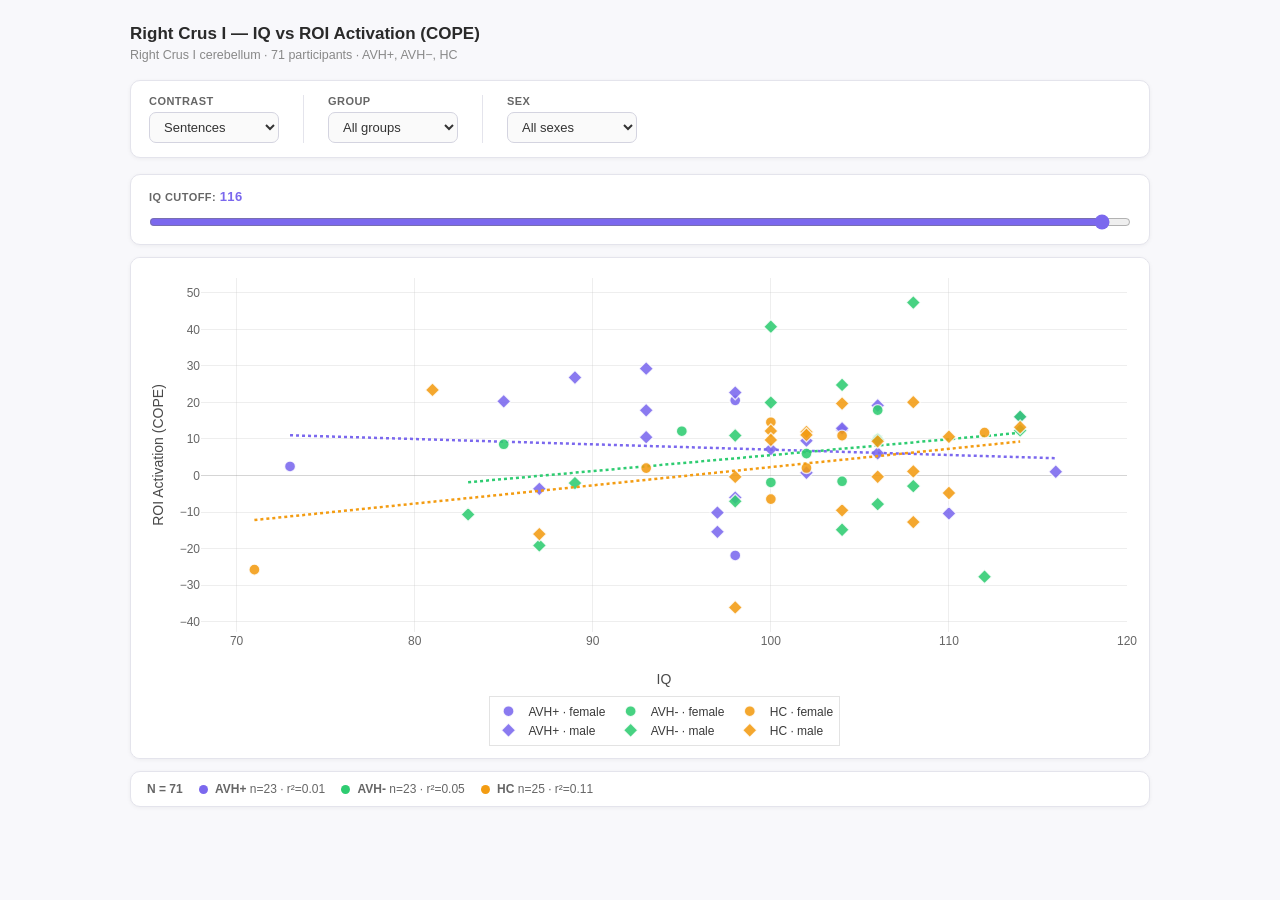
<file: assets/scatter_plot/iq_roi_scatter.html>
<!DOCTYPE html>
<html lang="en">
<head>
<meta charset="utf-8">
<title>Right Crus I — IQ vs ROI Activation</title>
<script src="https://cdn.plot.ly/plotly-2.32.0.min.js"></script>
<style>
  *, *::before, *::after { box-sizing: border-box; margin: 0; padding: 0; }
  body { font-family: Inter, "Segoe UI", Helvetica Neue, Arial, sans-serif; background: #f8f8fb; color: #3a3a3a; }

  #app { max-width: 1060px; margin: 0 auto; padding: 24px 20px; }

  h1 { font-size: 17px; font-weight: 600; color: #2a2a2a; margin-bottom: 4px; }
  .subtitle { font-size: 12.5px; color: #888; margin-bottom: 18px; }

  /* Control bar */
  .ctrl-bar {
    display: flex; gap: 20px; flex-wrap: wrap; align-items: flex-end;
    background: #fff; border: 1px solid #e4e4ec; border-radius: 10px;
    padding: 14px 18px; margin-bottom: 16px;
    box-shadow: 0 1px 4px rgba(0,0,0,0.05);
  }
  .ctrl-bar label { display: flex; flex-direction: column; gap: 5px; font-size: 11px; font-weight: 600; color: #666; text-transform: uppercase; letter-spacing: 0.04em; }
  .ctrl-bar select {
    padding: 6px 10px; border-radius: 7px;
    border: 1px solid #d4d4e0; font-size: 13px; color: #333;
    background: #fafafa; cursor: pointer; min-width: 130px;
    transition: border-color .15s;
  }
  .ctrl-bar select:focus { outline: none; border-color: #7B68EE; box-shadow: 0 0 0 2px rgba(123,104,238,0.15); }

  .ctrl-divider { width: 1px; background: #e4e4ec; align-self: stretch; margin: 0 4px; }

  /* Slider section */
  .slider-wrap {
    background: #fff; border: 1px solid #e4e4ec; border-radius: 10px;
    padding: 14px 18px 10px; margin-bottom: 12px;
    box-shadow: 0 1px 4px rgba(0,0,0,0.05);
  }
  .slider-label { font-size: 11px; font-weight: 600; color: #666; text-transform: uppercase; letter-spacing: 0.04em; margin-bottom: 10px; }
  .slider-label span { color: #7B68EE; font-size: 13px; font-weight: 700; }
  #iq-slider { width: 100%; accent-color: #7B68EE; cursor: pointer; }

  /* Chart */
  #chart { background: #fff; border: 1px solid #e4e4ec; border-radius: 10px; overflow: hidden; box-shadow: 0 1px 4px rgba(0,0,0,0.05); }

  /* Stats bar */
  .stats-bar {
    display: flex; gap: 16px; flex-wrap: wrap;
    margin-top: 12px; padding: 10px 16px;
    background: #fff; border: 1px solid #e4e4ec; border-radius: 10px;
    box-shadow: 0 1px 4px rgba(0,0,0,0.05);
  }
  .stat-item { font-size: 12px; color: #666; }
  .stat-item strong { font-weight: 600; }
  .stat-dot { display: inline-block; width: 9px; height: 9px; border-radius: 50%; margin-right: 4px; vertical-align: middle; }
</style>
</head>
<body>
<div id="app">
  <h1>Right Crus I — IQ vs ROI Activation (COPE)</h1>
  <p class="subtitle">Right Crus I cerebellum · 71 participants · AVH+, AVH−, HC</p>

  <div class="ctrl-bar">
    <label>Contrast
      <select id="sel-contrast">
        <option value="Sentences" selected>Sentences</option>
        <option value="Words">Words</option>
        <option value="Reversed">Reversed</option>
      </select>
    </label>
    <div class="ctrl-divider"></div>
    <label>Group
      <select id="sel-group">
        <option value="all" selected>All groups</option>
        <option value="AVH+">AVH+</option>
        <option value="AVH-">AVH−</option>
        <option value="HC">HC</option>
      </select>
    </label>
    <div class="ctrl-divider"></div>
    <label>Sex
      <select id="sel-sex">
        <option value="all" selected>All sexes</option>
        <option value="male">Male</option>
        <option value="female">Female</option>
      </select>
    </label>
  </div>

  <div class="slider-wrap">
    <div class="slider-label">IQ cutoff: <span id="iq-val">116</span></div>
    <input type="range" id="iq-slider" min="70" max="116" step="5" value="116">
  </div>

  <div id="chart"></div>
  <div class="stats-bar" id="stats-bar"></div>
</div>

<script>
// ── Embedded data ──────────────────────────────────────────────────────────
const RAW = {
  Sentences: [
    {id:"sub-01",age:47,sex:"male",iq:81,group:"HC",roi:23.421923},
    {id:"sub-02",age:36,sex:"male",iq:104,group:"HC",roi:-9.51463},
    {id:"sub-03",age:43,sex:"male",iq:108,group:"HC",roi:-12.725056},
    {id:"sub-04",age:25,sex:"male",iq:106,group:"HC",roi:9.365569},
    {id:"sub-05",age:52,sex:"female",iq:102,group:"HC",roi:2.057657},
    {id:"sub-06",age:23,sex:"female",iq:104,group:"HC",roi:10.911696},
    {id:"sub-07",age:38,sex:"female",iq:100,group:"HC",roi:-6.447006},
    {id:"sub-08",age:22,sex:"male",iq:98,group:"HC",roi:-0.364536},
    {id:"sub-09",age:57,sex:"female",iq:112,group:"HC",roi:11.756158},
    {id:"sub-10",age:36,sex:"female",iq:71,group:"HC",roi:-25.737231},
    {id:"sub-11",age:32,sex:"male",iq:102,group:"HC",roi:11.929572},
    {id:"sub-12",age:51,sex:"female",iq:93,group:"HC",roi:2.039285},
    {id:"sub-13",age:21,sex:"male",iq:87,group:"HC",roi:-16.014159},
    {id:"sub-14",age:26,sex:"male",iq:100,group:"HC",roi:12.173659},
    {id:"sub-15",age:21,sex:"female",iq:100,group:"HC",roi:14.590529},
    {id:"sub-16",age:20,sex:"male",iq:110,group:"HC",roi:-4.768526},
    {id:"sub-17",age:51,sex:"male",iq:110,group:"HC",roi:10.610034},
    {id:"sub-18",age:31,sex:"male",iq:100,group:"HC",roi:9.734554},
    {id:"sub-19",age:60,sex:"male",iq:102,group:"HC",roi:11.098741},
    {id:"sub-20",age:53,sex:"male",iq:108,group:"HC",roi:20.068728},
    {id:"sub-21",age:42,sex:"male",iq:108,group:"HC",roi:1.136097},
    {id:"sub-22",age:58,sex:"male",iq:98,group:"HC",roi:-36.07476},
    {id:"sub-23",age:33,sex:"male",iq:104,group:"HC",roi:19.689957},
    {id:"sub-24",age:64,sex:"male",iq:114,group:"HC",roi:13.233827},
    {id:"sub-25",age:53,sex:"male",iq:106,group:"HC",roi:-0.339787},
    {id:"sub-26",age:38,sex:"male",iq:87,group:"AVH-",roi:-19.114255},
    {id:"sub-27",age:31,sex:"male",iq:106,group:"AVH-",roi:9.790596},
    {id:"sub-28",age:43,sex:"male",iq:100,group:"AVH-",roi:40.713021},
    {id:"sub-29",age:38,sex:"male",iq:108,group:"AVH-",roi:47.30965},
    {id:"sub-30",age:45,sex:"female",iq:85,group:"AVH-",roi:8.548779},
    {id:"sub-32",age:43,sex:"male",iq:104,group:"AVH-",roi:-14.828405},
    {id:"sub-33",age:55,sex:"female",iq:102,group:"AVH-",roi:5.995046},
    {id:"sub-34",age:41,sex:"male",iq:112,group:"AVH-",roi:-27.658505},
    {id:"sub-36",age:51,sex:"female",iq:100,group:"AVH-",roi:-1.890209},
    {id:"sub-37",age:48,sex:"male",iq:89,group:"AVH-",roi:-2.060675},
    {id:"sub-38",age:42,sex:"male",iq:114,group:"AVH-",roi:16.097239},
    {id:"sub-40",age:41,sex:"male",iq:106,group:"AVH-",roi:-7.818178},
    {id:"sub-42",age:45,sex:"female",iq:106,group:"AVH-",roi:9.981422},
    {id:"sub-43",age:41,sex:"male",iq:100,group:"AVH-",roi:19.946582},
    {id:"sub-44",age:50,sex:"female",iq:95,group:"AVH-",roi:12.127796},
    {id:"sub-45",age:61,sex:"male",iq:98,group:"AVH-",roi:-7.049898},
    {id:"sub-46",age:43,sex:"male",iq:108,group:"AVH-",roi:-2.895524},
    {id:"sub-47",age:58,sex:"male",iq:83,group:"AVH-",roi:-10.640994},
    {id:"sub-48",age:47,sex:"female",iq:106,group:"AVH-",roi:17.881955},
    {id:"sub-49",age:37,sex:"male",iq:104,group:"AVH-",roi:24.774739},
    {id:"sub-50",age:53,sex:"male",iq:114,group:"AVH-",roi:12.344473},
    {id:"sub-53",age:48,sex:"male",iq:98,group:"AVH-",roi:10.945859},
    {id:"sub-54",age:35,sex:"female",iq:104,group:"AVH-",roi:-1.567104},
    {id:"sub-55",age:44,sex:"male",iq:93,group:"AVH+",roi:17.832983},
    {id:"sub-56",age:37,sex:"male",iq:87,group:"AVH+",roi:-3.642487},
    {id:"sub-57",age:40,sex:"female",iq:98,group:"AVH+",roi:-21.857011},
    {id:"sub-58",age:32,sex:"male",iq:104,group:"AVH+",roi:12.477642},
    {id:"sub-59",age:25,sex:"male",iq:116,group:"AVH+",roi:1.034639},
    {id:"sub-60",age:32,sex:"male",iq:97,group:"AVH+",roi:-10.144324},
    {id:"sub-61",age:31,sex:"male",iq:93,group:"AVH+",roi:29.243046},
    {id:"sub-62",age:52,sex:"male",iq:106,group:"AVH+",roi:6.10098},
    {id:"sub-63",age:19,sex:"male",iq:93,group:"AVH+",roi:10.483769},
    {id:"sub-64",age:34,sex:"male",iq:100,group:"AVH+",roi:7.24519},
    {id:"sub-65",age:60,sex:"male",iq:110,group:"AVH+",roi:-10.367539},
    {id:"sub-66",age:44,sex:"male",iq:104,group:"AVH+",roi:12.920957},
    {id:"sub-67",age:52,sex:"male",iq:85,group:"AVH+",roi:20.309588},
    {id:"sub-68",age:24,sex:"male",iq:102,group:"AVH+",roi:9.524914},
    {id:"sub-69",age:48,sex:"male",iq:102,group:"AVH+",roi:0.756886},
    {id:"sub-70",age:44,sex:"male",iq:106,group:"AVH+",roi:19.151519},
    {id:"sub-71",age:66,sex:"female",iq:98,group:"AVH+",roi:20.571471},
    {id:"sub-72",age:64,sex:"male",iq:89,group:"AVH+",roi:26.807143},
    {id:"sub-73",age:20,sex:"female",iq:73,group:"AVH+",roi:2.480268},
    {id:"sub-74",age:42,sex:"male",iq:114,group:"AVH+",roi:15.962819},
    {id:"sub-75",age:32,sex:"male",iq:98,group:"AVH+",roi:-6.021309},
    {id:"sub-76",age:39,sex:"male",iq:98,group:"AVH+",roi:22.68987},
    {id:"sub-77",age:41,sex:"male",iq:97,group:"AVH+",roi:-15.400535},
  ],
  Words: [
    {id:"sub-01",age:47,sex:"male",iq:81,group:"HC",roi:25.763359},
    {id:"sub-02",age:36,sex:"male",iq:104,group:"HC",roi:11.591501},
    {id:"sub-03",age:43,sex:"male",iq:108,group:"HC",roi:-35.301369},
    {id:"sub-04",age:25,sex:"male",iq:106,group:"HC",roi:10.169323},
    {id:"sub-05",age:52,sex:"female",iq:102,group:"HC",roi:-2.856997},
    {id:"sub-06",age:23,sex:"female",iq:104,group:"HC",roi:12.347014},
    {id:"sub-07",age:38,sex:"female",iq:100,group:"HC",roi:1.336837},
    {id:"sub-08",age:22,sex:"male",iq:98,group:"HC",roi:29.803026},
    {id:"sub-09",age:57,sex:"female",iq:112,group:"HC",roi:4.408866},
    {id:"sub-10",age:36,sex:"female",iq:71,group:"HC",roi:0.954375},
    {id:"sub-11",age:32,sex:"male",iq:102,group:"HC",roi:30.27839},
    {id:"sub-12",age:51,sex:"female",iq:93,group:"HC",roi:-10.989995},
    {id:"sub-13",age:21,sex:"male",iq:87,group:"HC",roi:-15.352765},
    {id:"sub-14",age:26,sex:"male",iq:100,group:"HC",roi:2.69288},
    {id:"sub-15",age:21,sex:"female",iq:100,group:"HC",roi:-36.829229},
    {id:"sub-16",age:20,sex:"male",iq:110,group:"HC",roi:29.256459},
    {id:"sub-17",age:51,sex:"male",iq:110,group:"HC",roi:21.990329},
    {id:"sub-18",age:31,sex:"male",iq:100,group:"HC",roi:20.125451},
    {id:"sub-19",age:60,sex:"male",iq:102,group:"HC",roi:15.232712},
    {id:"sub-20",age:53,sex:"male",iq:108,group:"HC",roi:4.260138},
    {id:"sub-21",age:42,sex:"male",iq:108,group:"HC",roi:-19.938771},
    {id:"sub-22",age:58,sex:"male",iq:98,group:"HC",roi:1.587503},
    {id:"sub-23",age:33,sex:"male",iq:104,group:"HC",roi:15.231114},
    {id:"sub-24",age:64,sex:"male",iq:114,group:"HC",roi:12.052527},
    {id:"sub-25",age:53,sex:"male",iq:106,group:"HC",roi:1.588382},
    {id:"sub-26",age:38,sex:"male",iq:87,group:"AVH-",roi:-23.758325},
    {id:"sub-27",age:31,sex:"male",iq:106,group:"AVH-",roi:4.261632},
    {id:"sub-28",age:43,sex:"male",iq:100,group:"AVH-",roi:20.171546},
    {id:"sub-29",age:38,sex:"male",iq:108,group:"AVH-",roi:30.495085},
    {id:"sub-30",age:45,sex:"female",iq:85,group:"AVH-",roi:4.516167},
    {id:"sub-32",age:43,sex:"male",iq:104,group:"AVH-",roi:-3.868822},
    {id:"sub-33",age:55,sex:"female",iq:102,group:"AVH-",roi:1.66092},
    {id:"sub-34",age:41,sex:"male",iq:112,group:"AVH-",roi:-17.068775},
    {id:"sub-36",age:51,sex:"female",iq:100,group:"AVH-",roi:0.761613},
    {id:"sub-37",age:48,sex:"male",iq:89,group:"AVH-",roi:10.543704},
    {id:"sub-38",age:42,sex:"male",iq:114,group:"AVH-",roi:27.946863},
    {id:"sub-40",age:41,sex:"male",iq:106,group:"AVH-",roi:-6.527117},
    {id:"sub-42",age:45,sex:"female",iq:106,group:"AVH-",roi:18.998161},
    {id:"sub-43",age:41,sex:"male",iq:100,group:"AVH-",roi:3.32318},
    {id:"sub-44",age:50,sex:"female",iq:95,group:"AVH-",roi:4.141579},
    {id:"sub-45",age:61,sex:"male",iq:98,group:"AVH-",roi:-23.18621},
    {id:"sub-46",age:43,sex:"male",iq:108,group:"AVH-",roi:-2.344609},
    {id:"sub-47",age:58,sex:"male",iq:83,group:"AVH-",roi:-20.506831},
    {id:"sub-48",age:47,sex:"female",iq:106,group:"AVH-",roi:35.992312},
    {id:"sub-49",age:37,sex:"male",iq:104,group:"AVH-",roi:17.494274},
    {id:"sub-50",age:53,sex:"male",iq:114,group:"AVH-",roi:22.662067},
    {id:"sub-53",age:48,sex:"male",iq:98,group:"AVH-",roi:-3.340466},
    {id:"sub-54",age:35,sex:"female",iq:104,group:"AVH-",roi:18.190455},
    {id:"sub-55",age:44,sex:"male",iq:93,group:"AVH+",roi:8.074588},
    {id:"sub-56",age:37,sex:"male",iq:87,group:"AVH+",roi:25.266248},
    {id:"sub-57",age:40,sex:"female",iq:98,group:"AVH+",roi:-13.29156},
    {id:"sub-58",age:32,sex:"male",iq:104,group:"AVH+",roi:14.913076},
    {id:"sub-59",age:25,sex:"male",iq:116,group:"AVH+",roi:-6.996673},
    {id:"sub-60",age:32,sex:"male",iq:97,group:"AVH+",roi:6.876108},
    {id:"sub-61",age:31,sex:"male",iq:93,group:"AVH+",roi:8.236871},
    {id:"sub-62",age:52,sex:"male",iq:106,group:"AVH+",roi:-6.507936},
    {id:"sub-63",age:19,sex:"male",iq:93,group:"AVH+",roi:8.183946},
    {id:"sub-64",age:34,sex:"male",iq:100,group:"AVH+",roi:4.853658},
    {id:"sub-65",age:60,sex:"male",iq:110,group:"AVH+",roi:-20.400859},
    {id:"sub-66",age:44,sex:"male",iq:104,group:"AVH+",roi:19.446013},
    {id:"sub-67",age:52,sex:"male",iq:85,group:"AVH+",roi:10.527054},
    {id:"sub-68",age:24,sex:"male",iq:102,group:"AVH+",roi:-0.345199},
    {id:"sub-69",age:48,sex:"male",iq:102,group:"AVH+",roi:1.055535},
    {id:"sub-70",age:44,sex:"male",iq:106,group:"AVH+",roi:16.115609},
    {id:"sub-71",age:66,sex:"female",iq:98,group:"AVH+",roi:4.248517},
    {id:"sub-72",age:64,sex:"male",iq:89,group:"AVH+",roi:-4.000586},
    {id:"sub-73",age:20,sex:"female",iq:73,group:"AVH+",roi:42.211798},
    {id:"sub-74",age:42,sex:"male",iq:114,group:"AVH+",roi:26.055465},
    {id:"sub-75",age:32,sex:"male",iq:98,group:"AVH+",roi:8.203833},
    {id:"sub-76",age:39,sex:"male",iq:98,group:"AVH+",roi:21.782971},
    {id:"sub-77",age:41,sex:"male",iq:97,group:"AVH+",roi:-5.742951},
  ],
  Reversed: [
    {id:"sub-01",age:47,sex:"male",iq:81,group:"HC",roi:46.095252},
    {id:"sub-02",age:36,sex:"male",iq:104,group:"HC",roi:11.592269},
    {id:"sub-03",age:43,sex:"male",iq:108,group:"HC",roi:12.968129},
    {id:"sub-04",age:25,sex:"male",iq:106,group:"HC",roi:24.449182},
    {id:"sub-05",age:52,sex:"female",iq:102,group:"HC",roi:3.664764},
    {id:"sub-06",age:23,sex:"female",iq:104,group:"HC",roi:6.540856},
    {id:"sub-07",age:38,sex:"female",iq:100,group:"HC",roi:-5.528936},
    {id:"sub-08",age:22,sex:"male",iq:98,group:"HC",roi:30.554108},
    {id:"sub-09",age:57,sex:"female",iq:112,group:"HC",roi:13.60988},
    {id:"sub-10",age:36,sex:"female",iq:71,group:"HC",roi:-12.995389},
    {id:"sub-11",age:32,sex:"male",iq:102,group:"HC",roi:34.589169},
    {id:"sub-12",age:51,sex:"female",iq:93,group:"HC",roi:-0.534548},
    {id:"sub-13",age:21,sex:"male",iq:87,group:"HC",roi:-16.195787},
    {id:"sub-14",age:26,sex:"male",iq:100,group:"HC",roi:3.91446},
    {id:"sub-15",age:21,sex:"female",iq:100,group:"HC",roi:-18.420208},
    {id:"sub-16",age:20,sex:"male",iq:110,group:"HC",roi:-13.212767},
    {id:"sub-17",age:51,sex:"male",iq:110,group:"HC",roi:19.10192},
    {id:"sub-18",age:31,sex:"male",iq:100,group:"HC",roi:27.142833},
    {id:"sub-19",age:60,sex:"male",iq:102,group:"HC",roi:6.213697},
    {id:"sub-20",age:53,sex:"male",iq:108,group:"HC",roi:25.894094},
    {id:"sub-21",age:42,sex:"male",iq:108,group:"HC",roi:-13.194331},
    {id:"sub-22",age:58,sex:"male",iq:98,group:"HC",roi:1.726446},
    {id:"sub-23",age:33,sex:"male",iq:104,group:"HC",roi:14.589126},
    {id:"sub-24",age:64,sex:"male",iq:114,group:"HC",roi:30.103692},
    {id:"sub-25",age:53,sex:"male",iq:106,group:"HC",roi:-2.843886},
    {id:"sub-26",age:38,sex:"male",iq:87,group:"AVH-",roi:-21.449037},
    {id:"sub-27",age:31,sex:"male",iq:106,group:"AVH-",roi:7.577365},
    {id:"sub-28",age:43,sex:"male",iq:100,group:"AVH-",roi:53.710296},
    {id:"sub-29",age:38,sex:"male",iq:108,group:"AVH-",roi:21.812377},
    {id:"sub-30",age:45,sex:"female",iq:85,group:"AVH-",roi:5.876882},
    {id:"sub-32",age:43,sex:"male",iq:104,group:"AVH-",roi:-8.231581},
    {id:"sub-33",age:55,sex:"female",iq:102,group:"AVH-",roi:2.118478},
    {id:"sub-34",age:41,sex:"male",iq:112,group:"AVH-",roi:-16.907468},
    {id:"sub-36",age:51,sex:"female",iq:100,group:"AVH-",roi:-11.424927},
    {id:"sub-37",age:48,sex:"male",iq:89,group:"AVH-",roi:11.094858},
    {id:"sub-38",age:42,sex:"male",iq:114,group:"AVH-",roi:27.651968},
    {id:"sub-40",age:41,sex:"male",iq:106,group:"AVH-",roi:-1.151795},
    {id:"sub-42",age:45,sex:"female",iq:106,group:"AVH-",roi:9.646688},
    {id:"sub-43",age:41,sex:"male",iq:100,group:"AVH-",roi:-10.234129},
    {id:"sub-44",age:50,sex:"female",iq:95,group:"AVH-",roi:-6.201664},
    {id:"sub-45",age:61,sex:"male",iq:98,group:"AVH-",roi:-6.399535},
    {id:"sub-46",age:43,sex:"male",iq:108,group:"AVH-",roi:13.265674},
    {id:"sub-47",age:58,sex:"male",iq:83,group:"AVH-",roi:-1.421439},
    {id:"sub-48",age:47,sex:"female",iq:106,group:"AVH-",roi:38.046763},
    {id:"sub-49",age:37,sex:"male",iq:104,group:"AVH-",roi:20.406156},
    {id:"sub-50",age:53,sex:"male",iq:114,group:"AVH-",roi:12.109397},
    {id:"sub-53",age:48,sex:"male",iq:98,group:"AVH-",roi:-0.028213},
    {id:"sub-54",age:35,sex:"female",iq:104,group:"AVH-",roi:3.544953},
    {id:"sub-55",age:44,sex:"male",iq:93,group:"AVH+",roi:8.314687},
    {id:"sub-56",age:37,sex:"male",iq:87,group:"AVH+",roi:6.927838},
    {id:"sub-57",age:40,sex:"female",iq:98,group:"AVH+",roi:-3.913394},
    {id:"sub-58",age:32,sex:"male",iq:104,group:"AVH+",roi:8.381996},
    {id:"sub-59",age:25,sex:"male",iq:116,group:"AVH+",roi:18.935726},
    {id:"sub-60",age:32,sex:"male",iq:97,group:"AVH+",roi:25.719364},
    {id:"sub-61",age:31,sex:"male",iq:93,group:"AVH+",roi:11.331201},
    {id:"sub-62",age:52,sex:"male",iq:106,group:"AVH+",roi:22.848441},
    {id:"sub-63",age:19,sex:"male",iq:93,group:"AVH+",roi:19.141869},
    {id:"sub-64",age:34,sex:"male",iq:100,group:"AVH+",roi:0.808635},
    {id:"sub-65",age:60,sex:"male",iq:110,group:"AVH+",roi:-19.258178},
    {id:"sub-66",age:44,sex:"male",iq:104,group:"AVH+",roi:-4.289262},
    {id:"sub-67",age:52,sex:"male",iq:85,group:"AVH+",roi:7.478896},
    {id:"sub-68",age:24,sex:"male",iq:102,group:"AVH+",roi:-24.199172},
    {id:"sub-69",age:48,sex:"male",iq:102,group:"AVH+",roi:-0.342123},
    {id:"sub-70",age:44,sex:"male",iq:106,group:"AVH+",roi:31.526054},
    {id:"sub-71",age:66,sex:"female",iq:98,group:"AVH+",roi:15.400518},
    {id:"sub-72",age:64,sex:"male",iq:89,group:"AVH+",roi:10.050553},
    {id:"sub-73",age:20,sex:"female",iq:73,group:"AVH+",roi:12.253541},
    {id:"sub-74",age:42,sex:"male",iq:114,group:"AVH+",roi:9.477479},
    {id:"sub-75",age:32,sex:"male",iq:98,group:"AVH+",roi:3.116461},
    {id:"sub-76",age:39,sex:"male",iq:98,group:"AVH+",roi:64.300325},
    {id:"sub-77",age:41,sex:"male",iq:97,group:"AVH+",roi:-20.952235},
  ]
};

// ── Config ──────────────────────────────────────────────────────────────────
const GROUPS  = ["AVH+", "AVH-", "HC"];
const COLORS  = { "AVH+": "#7B68EE", "AVH-": "#2ECC71", "HC": "#F39C12" };
const SYMBOLS = { male: "diamond", female: "circle" };
const SEXES   = ["female", "male"];
const IQ_MIN  = 70, IQ_MAX = 116, IQ_STEP = 5;

// IQ slider snapped values
const iqTicks = [];
for (let v = IQ_MIN; v <= IQ_MAX; v += IQ_STEP) iqTicks.push(v);

// ── State ───────────────────────────────────────────────────────────────────
const state = { contrast: "Sentences", group: "all", sex: "all", cutoff: IQ_MAX };

// ── Helpers ──────────────────────────────────────────────────────────────────
function linreg(xs, ys) {
  const n = xs.length;
  if (n < 2) return null;
  const mx = xs.reduce((a,b)=>a+b,0)/n, my = ys.reduce((a,b)=>a+b,0)/n;
  let num=0, den=0;
  for (let i=0;i<n;i++) { num+=(xs[i]-mx)*(ys[i]-my); den+=(xs[i]-mx)**2; }
  if (den===0) return null;
  const slope=num/den, intercept=my-slope*mx;
  const xMin=Math.min(...xs), xMax=Math.max(...xs);
  return { x:[xMin,xMax], y:[slope*xMin+intercept, slope*xMax+intercept], slope, intercept, r2: (() => {
    const ss_res = ys.reduce((a,yi,i)=>a+(yi-(slope*xs[i]+intercept))**2,0);
    const ss_tot = ys.reduce((a,yi)=>a+(yi-my)**2,0);
    return ss_tot===0 ? 0 : 1-ss_res/ss_tot;
  })() };
}

function filtered() {
  return RAW[state.contrast].filter(d =>
    d.iq <= state.cutoff &&
    (state.group === "all" || d.group === state.group) &&
    (state.sex   === "all" || d.sex   === state.sex)
  );
}

// ── Build Plotly traces ───────────────────────────────────────────────────────
function buildTraces() {
  const data = filtered();
  const traces = [];

  for (const g of GROUPS) {
    const color = COLORS[g];
    const gData = data.filter(d => d.group === g);

    for (const s of SEXES) {
      const pts = gData.filter(d => d.sex === s);
      traces.push({
        x: pts.map(d=>d.iq),
        y: pts.map(d=>d.roi),
        mode: "markers",
        type: "scatter",
        name: `${g} · ${s}`,
        legendgroup: g,
        marker: {
          size: 11, color,
          symbol: SYMBOLS[s],
          opacity: 0.88,
          line: { width: 1.4, color: "rgba(255,255,255,0.85)" }
        },
        customdata: pts.map(d=>[d.id, d.age, d.sex, d.group, d.iq, d.roi]),
        hovertemplate:
          "<b>%{customdata[3]} · %{customdata[2]}</b><br>" +
          "ID: %{customdata[0]}<br>" +
          "Age: %{customdata[1]}<br>" +
          "IQ: %{customdata[4]}<br>" +
          "ROI Activation: %{customdata[5]:.2f}" +
          "<extra></extra>",
      });
    }

    // Regression line per group
    const reg = linreg(gData.map(d=>d.iq), gData.map(d=>d.roi));
    traces.push({
      x: reg ? reg.x : [],
      y: reg ? reg.y : [],
      mode: "lines",
      type: "scatter",
      name: `${g} fit`,
      legendgroup: g,
      showlegend: false,
      line: { color, width: 2.5, dash: "dot" },
      hoverinfo: "skip",
    });
  }
  return traces;
}

// ── Stats bar ──────────────────────────────────────────────────────────────
function updateStats() {
  const data = filtered();
  const bar = document.getElementById("stats-bar");
  let html = `<div class="stat-item"><strong>N = ${data.length}</strong></div>`;
  for (const g of GROUPS) {
    const gData = data.filter(d=>d.group===g);
    const reg = linreg(gData.map(d=>d.iq), gData.map(d=>d.roi));
    const r2str = reg ? `r²=${reg.r2.toFixed(2)}` : "n/a";
    html += `<div class="stat-item">
      <span class="stat-dot" style="background:${COLORS[g]}"></span>
      <strong>${g}</strong> n=${gData.length} · ${r2str}
    </div>`;
  }
  bar.innerHTML = html;
}

// ── Render / update ───────────────────────────────────────────────────────────
let initialized = false;

function render() {
  const traces = buildTraces();
  const allIQ  = filtered().map(d=>d.iq);
  const xMin   = allIQ.length ? Math.min(...allIQ) - 3 : IQ_MIN - 3;
  const xMax   = state.cutoff + 4;

  const layout = {
    template: "plotly_white",
    height: 500,
    paper_bgcolor: "#fff",
    plot_bgcolor: "#fff",
    font: { family: "Inter, Segoe UI, Helvetica Neue, Arial, sans-serif", size: 13, color: "#3a3a3a" },
    xaxis: {
      title: { text: "IQ", font: { size: 14, color: "#4a4a4a" } },
      range: [xMin, xMax],
      gridcolor: "rgba(200,200,200,0.3)", zeroline: false,
      tickfont: { size: 12, color: "#666" },
    },
    yaxis: {
      title: { text: "ROI Activation (COPE)", font: { size: 14, color: "#4a4a4a" } },
      gridcolor: "rgba(200,200,200,0.3)", zeroline: true,
      zerolinecolor: "rgba(150,150,150,0.4)", zerolinewidth: 1,
      tickfont: { size: 12, color: "#666" },
    },
    margin: { t: 20, r: 24, b: 60, l: 70 },
    legend: {
      font: { size: 12 }, orientation: "h",
      x: 0.5, y: -0.18, xanchor: "center", yanchor: "top",
      bgcolor: "rgba(255,255,255,0.9)",
      bordercolor: "rgba(200,200,200,0.5)", borderwidth: 1,
    },
    hoverlabel: {
      bgcolor: "white", bordercolor: "rgba(0,0,0,0.12)",
      font: { size: 12, color: "#333" },
    },
  };

  const config = { responsive: true, displayModeBar: false };

  if (!initialized) {
    Plotly.newPlot("chart", traces, layout, config);
    initialized = true;
  } else {
    Plotly.react("chart", traces, layout, config);
  }
  updateStats();
}

// ── Controls wiring ──────────────────────────────────────────────────────────
document.getElementById("sel-contrast").addEventListener("change", function() {
  state.contrast = this.value; render();
});
document.getElementById("sel-group").addEventListener("change", function() {
  state.group = this.value; render();
});
document.getElementById("sel-sex").addEventListener("change", function() {
  state.sex = this.value; render();
});

const iqSlider = document.getElementById("iq-slider");
const iqVal    = document.getElementById("iq-val");

iqSlider.addEventListener("input", function() {
  // Snap to nearest tick
  const raw = parseInt(this.value, 10);
  const snapped = iqTicks.reduce((a,b) => Math.abs(b-raw)<Math.abs(a-raw)?b:a);
  state.cutoff = snapped;
  iqVal.textContent = snapped;
  render();
});

// ── Init ─────────────────────────────────────────────────────────────────────
render();
</script>
</body>
</html>
</file>
<file: css/style.css>
/* css/style.css */
:root{
  --bg:#f1f1f1;
  --panel:#f0f0f0;
  --text:#0f172ae1;
  --muted:#475569;
  --border:#6c7ea3;
  --link:#2563eb;

  --accent:#3d1d8d;
  --accentSoft:#dad4e7;

  --radius:16px;
}

*{ box-sizing:border-box; }
html{ scroll-behavior:smooth; }

body{
  margin:0;
  font-family: ui-sans-serif, system-ui, -apple-system, Segoe UI, Roboto, Helvetica, Arial;
  background: #ffffff;
  color: var(--text);
  line-height: 1.65;
}

a{ color: var(--link); text-underline-offset: 3px; }
a:hover{ opacity:.9; }

h1, h2, h3{
  font-family: ui-sans-serif, system-ui, -apple-system, Segoe UI, Roboto, Helvetica, Arial;
}

h1, h2 {
  color: var(--accent);
  font-size: clamp(1.3rem, 2.8vw, 2.4rem);
}

p, h1, h2, h3 {
  max-width: 860px;
  text-align: center;
  margin-left: auto;
  margin-right: auto;
}
ul {
  margin: auto;
}

/* ===== Split layout ==.sec=== */
.split{
  display:grid;
  grid-template-columns: 420px 1fr;
  min-height: 100vh;
}

/* Left is frozen */
.left{
  position: sticky;
  top: 0;
  min-height: 100vh;
  height: auto;
  align-self: start;
  background: var(--bg);
}

.left-inner{
  min-height: 100vh;
  display: grid;
  grid-template-rows: auto 1fr auto;
  gap: 18px;
  padding: 36px 26px;
}

/* Left header */
.kicker{
  margin:0 0 10px;
  color: var(--muted);
  letter-spacing: .12em;
  text-transform: uppercase;
  font-size: 12px;
  font-family: ui-sans-serif, system-ui, -apple-system, Segoe UI, Roboto, Helvetica, Arial;
}
.left-title{
  margin: 0 0 10px;
  font-size: 25px;
  line-height: 1.12;
  letter-spacing: -.02em;
}
.left-subtitle{
  margin: 10px;
  color: var(--muted);
  font-family: ui-sans-serif, system-ui, -apple-system, Segoe UI, Roboto, Helvetica, Arial;
}

/* Buttons */
.left-actions{
  display:flex;
  flex-wrap: wrap;
  gap: 10px;
  padding-bottom: 16px;
  border-bottom: 1px solid var(--border);
}

.btn{
  padding: 10px 12px;
  border: 1px solid #d9d8da;
  border-radius: 12px;
  text-decoration: none;
  color: var(--text);
  font-family: ui-sans-serif, system-ui, -apple-system, Segoe UI, Roboto, Helvetica, Arial;
  font-size: 14px;
  background: #ffffff;
  transition: transform .12s ease, box-shadow .12s ease, background .12s ease;
}
.btn:hover{
  transform: translateY(-1px);
  box-shadow: 0 8px 18px rgba(15,23,42,.06);
}
.btn-primary{
  background: var(--accent);
  border-color: var(--accent);
  color: white;
}
.btn-ghost{
  background: var(--accentSoft);
}

/* Left nav */
.left-nav{
  display:grid;
  gap: 8px;
}
.left-nav-title{
  margin: 0 0 4px;
  color: var(--muted);
  letter-spacing: .10em;
  text-transform: uppercase;
  font-size: 12px;
  font-family: ui-sans-serif, system-ui, -apple-system, Segoe UI, Roboto, Helvetica, Arial;
}
.left-nav a{
  color: var(--muted);
  text-decoration: none;
  padding: 9px 10px;
  border-radius: 12px;
  border: 1px solid transparent;
  font-family: ui-sans-serif, system-ui, -apple-system, Segoe UI, Roboto, Helvetica, Arial;
}
.left-nav a:hover{
  color: var(--text);
  background: #f1f5f9;
  border-color: var(--border);
}

/* Footer pinned to bottom */
.left-footer{
  margin-top: auto;
  padding-top: 14px;
  border-top: 1px solid var(--border);
}
.tags{
  display:flex;
  flex-wrap: wrap;
  gap: 8px;
  margin-bottom: 8px;
}
.tag{
  font-family: ui-sans-serif, system-ui, -apple-system, Segoe UI, Roboto, Helvetica, Arial;
  font-size: 12px;
  color: var(--muted);
  border: 1px solid var(--border);
  padding: 6px 10px;
  border-radius: 999px;
  background: #ffffff;
}
.small{ font-size: 13px; }
.muted{ color: var(--muted); }

/* ===== Right scroll column ===== */
.right{
  height: 100vh;
  overflow-y: auto;
  padding: 34px 34px 70px;
  position: relative;

  /* page-by-page scrolling */
  scroll-snap-type: y mandatory;
  scroll-padding-top: 34px;
}

.callout{
  text-align: center;
  background: var(--accentSoft);
  padding: 14px 16px;
  border-radius: 10px;
  max-width: 860px;
  margin: auto auto;
  font-family: ui-sans-serif, system-ui, -apple-system;
}

/* readable width */
.right .section{
  padding: 18px 0;
  border-bottom: 0.5px solid var(--border);
}
.right .section:last-of-type{ border-bottom:none; }

.hero h2{ margin-top:0; }

/* iframe card */
.iframe-wrapper{
  margin-top: 10px;
  border-radius: var(--radius);
}

/* default iframe behavior */
.iframe-wrapper iframe{
  width: 100%;
  border: 0;
  display: block;
}

/* ===== HERO brain plot: FULL SIZE ===== */
.iframe-wrapper.iframe-hero{
  height: calc(100vh - 160px);
}

.iframe-wrapper.iframe-hero iframe{
  height: 100%;
}

/* scatter plot */
.iframe-wrapper.plot-wrapper iframe{
  height: 710px;
  width: 100%;
  max-width: 100%;
  display: block;
}

/* plotly pairwise (if used elsewhere) */
.iframe-wrapper.iframe-plot iframe{
  height: 720px;
}

.iframe-wrapper.iframe-plot{
  background: #ffffff;
}

/* figures */
figure img{
  width: 100%;
  border-radius: var(--radius);
  border: 1px solid var(--border);
}
figure{ margin: 18px 0; }
figcaption{
  font-size: 14px;
  color: var(--muted);
  margin-top: 6px;
  font-family: ui-sans-serif, system-ui, -apple-system, Segoe UI, Roboto, Helvetica, Arial;
}

.page-footer{
  margin-top: 28px;
  padding-top: 12px;
  border-top: 1px solid var(--border);
  color: var(--muted);
  font-family: ui-sans-serif, system-ui, -apple-system, Segoe UI, Roboto, Helvetica, Arial;
}

/* allow full-width section for interactive plots */
.section-full{
  max-width: 100% !important;
}

/* full width section inside the right column */
.right .section.section-full{
  max-width: none !important;
  width: 100%;
}

/* ===== Scroll Progress Bar ===== */
#progress-container {
  position: fixed;
  top: 0;
  left: 0;
  width: 100%;
  height: 5px;
  background: transparent;
  z-index: 9999;
}

#progress-bar {
  height: 100%;
  width: 0%;
  background: var(--accent);
  transition: width 0.1s linear;
}


/* ===== Scrollytelling effect for each .section (RIGHT panel) ===== */

/* start faded */
.right .section{
  min-height: calc(100vh - 34px - 70px); 
  scroll-snap-align: start;
  scroll-snap-stop: always;

  display: flex;
  flex-direction: column;
  justify-content: center;
}

/* active section */
.right .section.is-active{
  opacity: 1;
  transform: translateY(0px);
  filter: blur(0px);
}

.right .section.is-near{
  opacity: 0.45;
  transform: translateY(6px);
}

/* accessibility */
@media (prefers-reduced-motion: reduce){
  .right .section{
    transition: none;
    transform: none;
    filter: none;
  }
}

/* HERO SECTION */
.hero {
  position: relative;
  min-height: 100vh;
  overflow: hidden;
}

/* Centered title overlay */
.hero-overlay {
  position: absolute;
  top: 12%;
  left: 50%;
  transform: translateX(-50%);
  text-align: center;
  z-index: 5;
  pointer-events: none;
}

.hero-title {
  font-size: clamp(1.8rem, 3vw, 2.6rem);
  font-weight: 700;
  color: #0f172a;
}

.hero-subtitle {
  margin-top: 0.5rem;
  font-size: 1rem;
  color: #475569;
}

/* Scroll indicator */
.scroll-indicator {
  position: absolute;
  bottom: 5rem;

  /* center within RIGHT panel */
  left: 50%;
  transform: translateX(-50%);

  text-align: center;
  text-decoration: none;
  color: #475569;
  font-size: 0.9rem;
  z-index: 6;
  animation: fadeUp 2s infinite;
}

.scroll-text {
  display: block;
  margin-bottom: 0.3rem;
}

.scroll-arrow {
  font-size: 1.6rem;
}

/* Subtle animation */
@keyframes fadeUp {
  0% { opacity: 0; transform: translate(-50%, 6px); }
  50% { opacity: 1; transform: translate(-50%, 0); }
  100% { opacity: 0; transform: translate(-50%, -6px); }
}

/* Optional: fade arrow once user scrolls */
.hero.scrolled .scroll-indicator {
  opacity: 0;
  pointer-events: none;
}

/* ===== HERO full-screen stage ===== */
/* HERO wrapper */
/* HERO section layout */
.section.hero{
  padding-top: 40px;
}

.project-review-interactive{
  width: 700px;
  height: 310px;
  margin: 8px auto 0;

  border-radius: 14px;
  overflow: hidden;
  background: #ffffff;
}

.project-review-interactive iframe{
  width: 100%;
  height: 100%;
  border: 0;
  display: block;
}

.mini-guide{
  max-width: 1000px;
  margin: 14px auto 18px;
  padding: 14px 16px;
  border-radius: 14px;
  background: #f0f0f0;
  border: 1px solid rgba(15,23,42,.12);
}

.mini-guide-title{
  margin: 0 0 8px;
  text-align: center;
}

.mini-guide-steps{
  margin: 0 auto 10px;
  max-width: 780px;
  text-align: left;
  padding-left: 1.2rem;
  line-height: 1.6;
}

.mini-guide-tip{
  margin: 0;
  text-align: center;
  color: var(--muted);
}

.story-intro{
  max-width: 860px;
  margin: 12px auto 6px;
  text-align: center;
}

.story-highlight{
  margin-top: 8px;
  font-weight: 500;
  color: var(--muted);
}

.story-next{
  display: block;
  width: fit-content;
  margin: 18px auto 0;
  text-align: center;

  text-decoration: none;
  font-weight: 500;
}

/* methods section */
.methods-block{
  margin-top: 1.5rem;
}

.methods-title{
  text-align: center;
  color: #3b2a82;
  letter-spacing: 0.2px;
  margin-bottom: 1rem;
}

/* Tabs row */
.method-tags{
  display: flex;
  flex-wrap: wrap;
  gap: 0.75rem;
  justify-content: center;
  margin: 0.75rem 0 1.25rem;
}

/* Pills */
.method-chip{
  --ring: --accentSoft;
  border: 1px solid var(--accentSoft);
  background: var(--panel);
  color: #1f2937;
  padding: 0.6rem 1.05rem;
  border-radius: 999px;
  font-weight: 600;
  font-size: 0.95rem;
  cursor: pointer;

}

/* Hover: subtle lift */
.method-chip:hover{
  transform: translateY(-1px);
  border-color: rgba(99, 102, 241, 0.45);
}

/* Active pill: purple fill that matches your theme */
.method-chip.is-active{
  background: var(--accentSoft);
  border-color: var(--accentSoft);
  color: #2d1b6b;
}

/* Keyboard focus */
.method-chip:focus-visible{
  outline: 3px solid var(--ring);
  outline-offset: 3px;
}

/* Panel container alignment */
.method-panels{
  display: flex;
  justify-content: center;
}

/* The content card */
.method-panel{
  width: min(900px, 92%);
  border: 1px solid rgba(99, 102, 241, 0.18);
  background: var(--panel);
  border-radius: 22px;
  padding: 1.25rem 1.4rem;
  box-shadow: 0 18px 50px rgba(17, 24, 39, 0.08);
  position: relative;
  overflow: hidden;
  animation: panelIn .25s ease both;
}

/* Title inside panel */
.method-panel h3{
  margin: 0 0 0.6rem;
  font-size: 1.05rem;
  color: #2d1b6b;
  display: flex;
  align-items: center;
  gap: 0.5rem;
}

/* small "arrow" badge feel */
.method-panel h3::before{
  content: "➤";
  color: #4f46e5;
  font-weight: 700;
}

.method-panel p{
  margin: 0.6rem 0 0;
  line-height: 1.7;
  color: #334155;
}

/* Entry animation */
@keyframes panelIn{
  from { opacity: 0; transform: translateY(6px); }
  to   { opacity: 1; transform: translateY(0); }
}

.section-image {
  width: 540px;
  height: 180px;
  margin: 3rem 3rem;
}

.section-image-speech-tasks {
  width: 370px;
  height: 450px;
  margin: 3rem 3rem;

}

.section-image-schizophrenia {
  width: 200px;
  height: 250px;
}
.section-image-block-design {
  width: 800px;
  height: 150px;
}


#discussion{
  max-width: 1100px;
  margin: 0 auto;
}

.discussion-top{
  display: grid;
  grid-template-columns: 1.6fr 0.7fr;
  gap: 28px;
  align-items: center;
  margin: 28px auto 10px;
}

.discussion-text p{
  margin: 0;
  text-align: left;
  max-width: none;
}

.discussion-figure{
  text-align: center;
}

.section-image-rightcrus{
  width: 220px;
  height: auto;
  display: block;
  margin: 0 auto 10px;
  border-radius: 12px;
}

.figure-caption{
  font-size: 14px;
  color: var(--muted);
  text-align: center;
  margin: 10px;
  max-width: none;
}

#discussion > p{
  max-width: 900px;
  margin: 28px auto 0;
  text-align: center;
  line-height: 1.7;
}

/* Data source */
.data-row{
  display: flex;
  align-items: center;
  justify-content: center;
  gap: 28px;
  max-width: 1100px;
  margin: 3rem 3rem;
}

.data-text{
  max-width: 620px;
  text-align: left;
}

.data-text p{
  text-align: left;
  margin: 0;
  max-width: none;
}

.data-media{
  flex: 0 0 auto;
}

/* make this image behave like a right-side figure */
.section-image{
  width: 520px;
  height: auto;
  margin: 0;
  border-radius: 14px;
  display: block;
}

.section-image-large{
  width: 70%;
  max-width: 980px;
  height: auto;
  display: block;
  margin: 0 auto 14px;
  border-radius: 14px;
}

.section-image-rightcrus{
  width: 70%;
  max-width: 520px;
  height: auto;
  display: block;
  margin: 0 auto 10px;
  border-radius: 12px;
}



/* listening-tasks */
.listening-row{
  display: flex;
  align-items: center;
  justify-content: center;
  gap: 28px;
  max-width: 1100px;
  margin: 3rem 3rem;
}

.listening-text{
  flex: 1 1 520px;
  max-width: 560px;
  text-align: left;
}

.listening-text p,
.listening-text ul{
  text-align: left;
  margin-left: 0;
  margin-right: 0;
  max-width: none;
}

.listening-media{
  flex: 0 0 auto;
}

.section-image-speech-tasks{
  width: 370px;
  height: auto;
  margin: 0;
  display: block;
  border-radius: 14px;
}

#introduction p{
  text-align: left;
}

/* get in touch */

.contact-grid{
  display:grid;
  grid-template-columns: repeat(auto-fit, minmax(220px,1fr));
  gap:30px;
  margin-top:30px;
}

.contact-card{
  background:var(--panel);
  padding:20px;
  border-radius:10px;
  text-align:center;
  transition:transform .2s ease, box-shadow .2s ease;
}

.contact-card:hover{
  transform:translateY(-4px);
}

.contact-card h3{
  margin-bottom:10px;
}

.contact-card a{
  text-decoration:none;
  color:#5b4bff;
}

.contact-card a:hover{
  text-decoration:underline;
}

.profile-pic{
  width:120px;
  height:120px;
  border-radius:50%;
  object-fit:cover;
  display:block;
  margin:0 auto 16px auto;
  box-shadow:0 4px 12px rgba(0,0,0,0.15);
}

/* discussion - part two */
#discussion-two{
  max-width: 1100px;
  margin: 60px auto 0;
}


#discussion-two .discussion-top{
  display:grid;
  grid-template-columns: auto 1fr; /* table takes natural width */
  gap:18px; /* much smaller gap */
  align-items:flex-start;
}

#discussion-two .discussion-text p{
  margin-bottom:20px;
  line-height:1.7;
  text-align:left;
}

.section-image-table{
  width:100%;
  max-width:360px;
  border-radius:12px;
  display:block;
  margin:0 0 10px;
  box-shadow:0 8px 18px rgba(0,0,0,0.08);
}

#discussion-two .discussion-figure{
  text-align:left;
}

#discussion-two .figure-caption{
  font-size:14px;
  color:var(--muted);
  line-height:1.4;
  max-width:380px;
  margin:0 0;
}

/* responsive */
@media (max-width:900px){
  #discussion-two .discussion-top{
    grid-template-columns:1fr;
  }

  #discussion-two .discussion-text p{
    text-align:center;
  }

  .section-image-table{
    max-width:300px;
  }
}

/* =========================
   MOBILE / TABLET IMPROVEMENTS
   ========================= */
.mobile-nav-toggle{
  display: none;
  width: 170px;
  margin: 0 auto 16px;
  padding: 12px 18px;
  border: none;
  border-radius: 12px;
  background: var(--accent);
  color: #fff;
  font-size: 15px;
  font-weight: 600;
  text-align: center;
  z-index: 1001;
}

/* tablets and below */
@media (max-width: 1100px){
  .split{
    grid-template-columns: 320px 1fr;
  }

  .iframe-wrapper.plot-wrapper iframe{
    width:100%;
    height:680px;
  }

  .project-review-interactive{
    width:min(100%, 700px);
    height:320px;
  }

  .data-row,
  .listening-row{
    margin:2rem auto;
    padding:0 1rem;
  }
}
/* 
@media (max-width: 900px){
  html, body{
    overflow-x:hidden;
  }

  .split{
    display:block;
    min-height:auto;
  }

  .left{
    position:relative;
    top:auto;
    height:auto;
    border-bottom:1px solid var(--border);
    padding-bottom:10px;
  }

  .left-inner{
    height:auto;
    display:block;
    padding:22px 16px;
  }

  .mobile-nav-toggle{
    display:block;
  }

  .left-title{
    font-size:1.9rem;
    line-height:1.15;
  }

  .left-subtitle{
    font-size:0.98rem;
    margin:8px 0;
  }

  .left-actions{
    gap:8px;
    justify-content:center;
    padding-bottom:14px;
  }

  .btn{
    flex:1 1 calc(50% - 8px);
    text-align:center;
    min-width:120px;
  }

  .left-nav{
    display:none;
    gap:6px;
    margin-top:12px;
    padding-top:12px;
    border-top:1px solid var(--border);
  }

  .left-nav.is-open{
    display:grid;
  }

  .left-nav a{
    background:#fff;
  }

  .right{
    height:auto;
    overflow:visible;
    padding:20px 14px 50px;
    scroll-snap-type:none;
  }

  .right .section{
    min-height:auto;
    scroll-snap-align:none;
    scroll-snap-stop:normal;
    justify-content:flex-start;
    padding:28px 0;
    opacity:1 !important;
    transform:none !important;
    filter:none !important;
  }

  #progress-container{
    height:4px;
  }

  h1, h2, h3, p{
    max-width:100%;
  }

  h2{
    font-size:1.8rem;
    line-height:1.2;
  }

  p{
    font-size:1rem;
  }

  .scroll-indicator{
    display:none;
  }

  .project-review-interactive{
    width:100%;
    height:220px;
    margin-top:16px;
    border-radius:12px;
  }

  .iframe-wrapper,
  .iframe-wrapper.plot-wrapper{
    width:100%;
    overflow:hidden;
  }

  .iframe-wrapper iframe,
  .iframe-wrapper.plot-wrapper iframe,
  .iframe-wrapper.iframe-plot iframe{
    width:100% !important;
    max-width:100%;
    height:520px;
    display:block;
  }

  .mini-guide{
    padding:12px 14px;
    margin:12px auto 16px;
  }

  .mini-guide-steps{
    padding-left:1.1rem;
    font-size:0.96rem;
  }

  .method-tags{
    gap:0.55rem;
  }

  .method-chip{
    width:100%;
    text-align:center;
    font-size:0.92rem;
    padding:0.75rem 0.9rem;
  }

  .method-panel{
    width:100%;
    padding:1rem;
    border-radius:16px;
  }

  .data-row,
  .listening-row,
  .discussion-top,
  #discussion-two .discussion-top{
    display:flex;
    flex-direction:column;
    gap:18px;
    margin:1.5rem auto;
    padding:0;
  }

  .data-text,
  .listening-text,
  .discussion-text{
    max-width:100%;
    width:100%;
  }

  .data-text p,
  .listening-text p,
  .listening-text ul,
  .discussion-text p,
  #introduction p,
  #discussion-two .discussion-text p{
    text-align:left;
  }

  .section-image,
  .section-image-speech-tasks,
  .section-image-rightcrus,
  .section-image-table{
    width:100%;
    max-width:100%;
    height:auto;
    margin:0 auto;
  }

  .contact-grid{
    grid-template-columns:1fr;
    gap:18px;
  }

  .contact-card{
    padding:18px 14px;
  }

  .profile-pic{
    width:96px;
    height:96px;
  }

  .story-card,
  .callout,
  .story-intro{
    max-width:100%;
  }

  .page-footer{
    margin-top:18px;
  }

} */

/* very small phones */
@media (max-width: 520px){
  .left-title{
    font-size:1.6rem;
  }

  .btn{
    flex:1 1 100%;
  }

  .project-review-interactive{
    height:190px;
  }

  .iframe-wrapper iframe,
  .iframe-wrapper.plot-wrapper iframe,
  .iframe-wrapper.iframe-plot iframe{
    height:420px;
  }

  h2{
    font-size:1.55rem;
  }

  .mini-guide,
  .method-panel,
  .contact-card{
    border-radius:14px;
  }
}

/* mobile friendly UI */
@media (max-width: 900px){
  html, body{
    overflow-x:hidden;
  }

  .split{
    display:block;
    min-height:auto;
  }

  .left{
    position:relative;
    top:auto;
    height:auto;
    border-bottom:1px solid var(--border);
    padding-bottom:10px;
  }

  .left-inner{
    height:auto;
    display:block;
    padding:22px 16px;
  }

  .mobile-nav-toggle{
    display:block;
  }

  .left-title{
    font-size:1.9rem;
    line-height:1.15;
  }

  .left-subtitle{
    font-size:0.98rem;
    margin:8px 0;
  }

  .left-actions{
    gap:8px;
    justify-content:center;
    padding-bottom:14px;
  }

  .btn{
    flex:1 1 calc(50% - 8px);
    text-align:center;
    min-width:120px;
  }

  .left-nav{
    display:none;
    gap:6px;
    margin-top:12px;
    padding-top:12px;
    border-top:1px solid var(--border);
  }

  .left-nav.is-open{
    display:grid;
  }

  .left-nav a{
    background:#fff;
  }

  .right{
    height:auto;
    overflow:visible;
    padding:20px 14px 50px;
    scroll-snap-type:none;
  }

  .right .section{
    min-height:auto;
    scroll-snap-align:none;
    scroll-snap-stop:normal;
    justify-content:flex-start;
    padding:28px 0;
    opacity:1 !important;
    transform:none !important;
    filter:none !important;
  }

  #progress-container{
    height:4px;
  }

  h1, h2, h3, p{
    max-width:100%;
  }

  h2{
    font-size:1.8rem;
    line-height:1.2;
  }

  p{
    font-size:1rem;
  }

  .scroll-indicator{
    display:none;
  }

  .project-review-interactive{
    width:100%;
    height:220px;
    margin-top:16px;
    border-radius:12px;
  }

  .iframe-wrapper,
  .iframe-wrapper.plot-wrapper{
    width:100%;
    overflow:hidden;
  }

  .iframe-wrapper iframe,
  .iframe-wrapper.plot-wrapper iframe,
  .iframe-wrapper.iframe-plot iframe{
    width:100% !important;
    max-width:100%;
    height:520px;
    display:block;
  }

  .mini-guide{
    padding:12px 14px;
    margin:12px auto 16px;
  }

  .mini-guide-steps{
    padding-left:1.1rem;
    font-size:0.96rem;
  }

  .method-tags{
    gap:0.55rem;
  }

  .method-chip{
    width:100%;
    text-align:center;
    font-size:0.92rem;
    padding:0.75rem 0.9rem;
  }

  .method-panel{
    width:100%;
    padding:1rem;
    border-radius:16px;
  }

  .data-row,
  .listening-row,
  .discussion-top,
  #discussion-two .discussion-top{
    display:flex;
    flex-direction:column;
    gap:18px;
    margin:1.5rem auto;
    padding:0;
  }

  .data-text,
  .listening-text,
  .discussion-text{
    max-width:100%;
    width:100%;
  }

  .data-text p,
  .listening-text p,
  .listening-text ul,
  .discussion-text p,
  #introduction p,
  #discussion-two .discussion-text p{
    text-align:left;
  }

  .data-media,
  .listening-media{
    width:100%;
    display:flex;
    justify-content:center;
  }

  .section-image{
    width:min(230px, 70vw);
    max-width:100%;
    height:auto;
    margin:0 auto;
  }

  .section-image-speech-tasks{
    width:min(230px, 70vw);
    max-width:100%;
    height:auto;
    margin:0 auto;
  }

  .section-image-rightcrus,
  .section-image-table{
    width:100%;
    max-width:100%;
    height:auto;
    margin:0 auto;
  }

  .contact-grid{
    grid-template-columns:1fr;
    gap:18px;
  }

  .contact-card{
    padding:18px 14px;
  }

  .profile-pic{
    width:96px;
    height:96px;
  }

  .story-card,
  .callout,
  .story-intro{
    max-width:100%;
  }

  .page-footer{
    margin-top:18px;
  }

  .section-image-large{
  width: 100%;
  max-width: 100%;
  height: auto;
  margin: 0 auto 12px;
  }

.section-image-rightcrus{
  width: 100%;
  max-width: 680px;
  height: auto;
  margin: 0 auto;
  }
}

@media (max-width: 520px){
  .left-title{
    font-size:1.6rem;
  }

  .btn{
    flex:1 1 100%;
  }

  .project-review-interactive{
    height:190px;
  }

  .iframe-wrapper iframe,
  .iframe-wrapper.plot-wrapper iframe,
  .iframe-wrapper.iframe-plot iframe{
    height:420px;
  }

  h2{
    font-size:1.55rem;
  }

  .mini-guide,
  .method-panel,
  .contact-card{
    border-radius:14px;
  }

  .section-image{
    width:min(240px, 84vw);
    max-width: 100%;
  }

  .section-image-speech-tasks{
    width:min(190px, 68vw);
    max-width: 100%;


  }
  .section-image-large{
    width: 100%;
    max-width: 100%;
    height: auto;
  }

  .section-image-rightcrus{
    width: 100%;
    max-width: 100%;
    height: auto;
  }
}

@media (max-width: 1200px){
  .left{
    position: relative;
    min-height: auto;
    height: auto;
  }

  .left-inner{
    min-height: auto;
  }
}

@keyframes hint-pulse {
  0%, 100% { box-shadow: 0 0 0 0 rgba(123,104,238,0); }
  50%       { box-shadow: 0 0 0 4px rgba(123,104,238,0.35); }
}
.iframe-wrapper {
  animation: hint-pulse 1.2s ease 0.5s 2;
}

.iq-highlight {
  position: relative;
  display: inline-block;
  color: #5046e5 !important;
}

.iq-highlight::after {
  content: '';
  position: absolute;
  left: 0;
  bottom: -2px;
  width: 100%;
  height: 2px;
  background: #5046e5;
  border-radius: 2px;
  transform-origin: left center;
  animation: iq-underline 2s ease-in-out infinite;
}

@keyframes iq-underline {
  0%   { transform: scaleX(0); opacity: 0; }
  40%  { transform: scaleX(1); opacity: 1; }
  60%  { transform: scaleX(1); opacity: 1; }
  100% { transform: scaleX(0); opacity: 0; }
}

/* ===== Welcome title animations ===== */
.welcome-title {
  opacity: 0;
  transform: translateY(12px);
  animation: title-fadein 0.9s ease forwards;
  animation-delay: 0.2s;
}

@keyframes title-fadein {
  to { opacity: 1; transform: translateY(0); }
}

.speech-highlight {
  color: #7c3aed !important;
}

.scz-highlight {
  position: relative;
  display: inline-block;
  color: #9d174d !important;
  animation: scz-breathe 3s ease-in-out 0.5s infinite;
}

@keyframes scz-breathe {
  0%, 100% { letter-spacing: normal; }
  50%       { letter-spacing: 0.04em; }
}

.title-stats {
  text-align: center;
  font-size: 13px;
  color: var(--muted);
  letter-spacing: 0.06em;
  margin-top: 10px;
  opacity: 0;
  animation: title-fadein 0.9s ease forwards;
  animation-delay: 1s;
}

.title-stats .stat-counter {
  font-size: 15px;
  font-weight: 700;
  color: var(--accent);
}

#welcome {
  justify-content: center;
  padding-top: 0;
}
</file>
